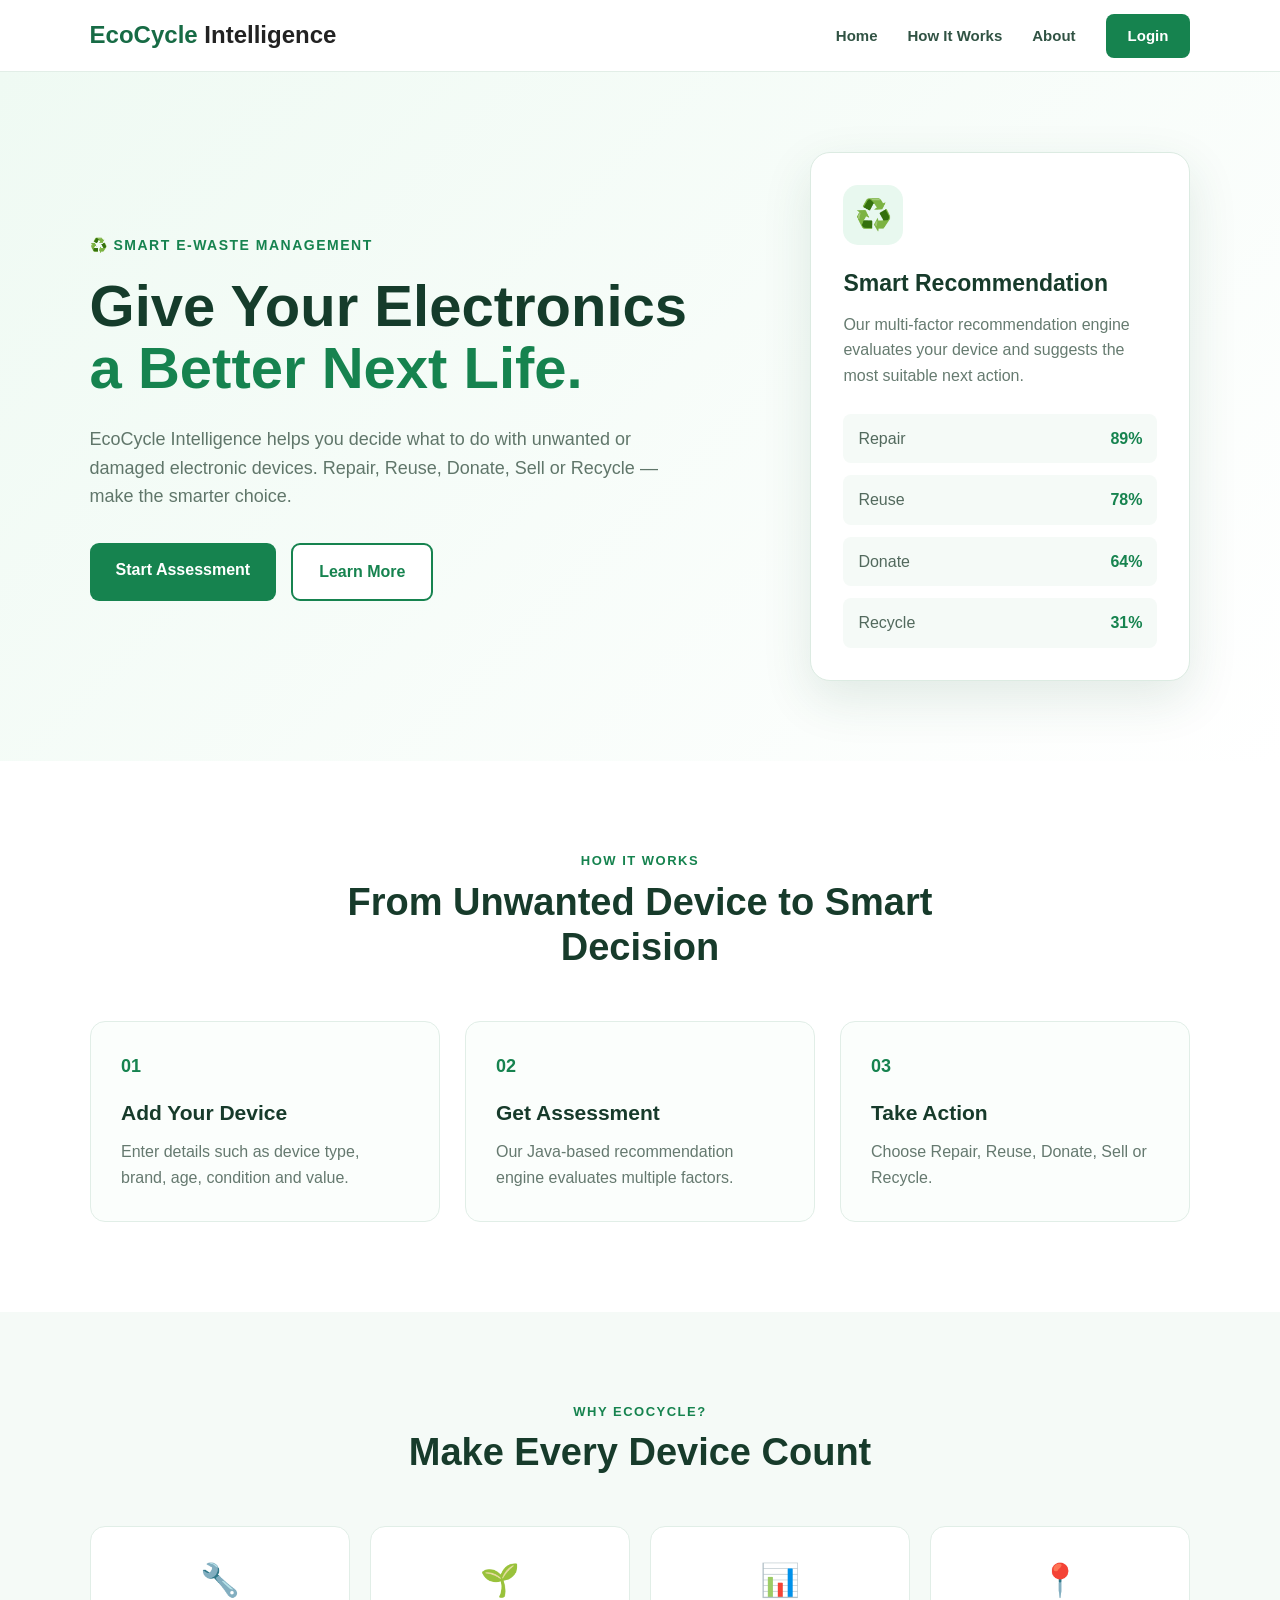
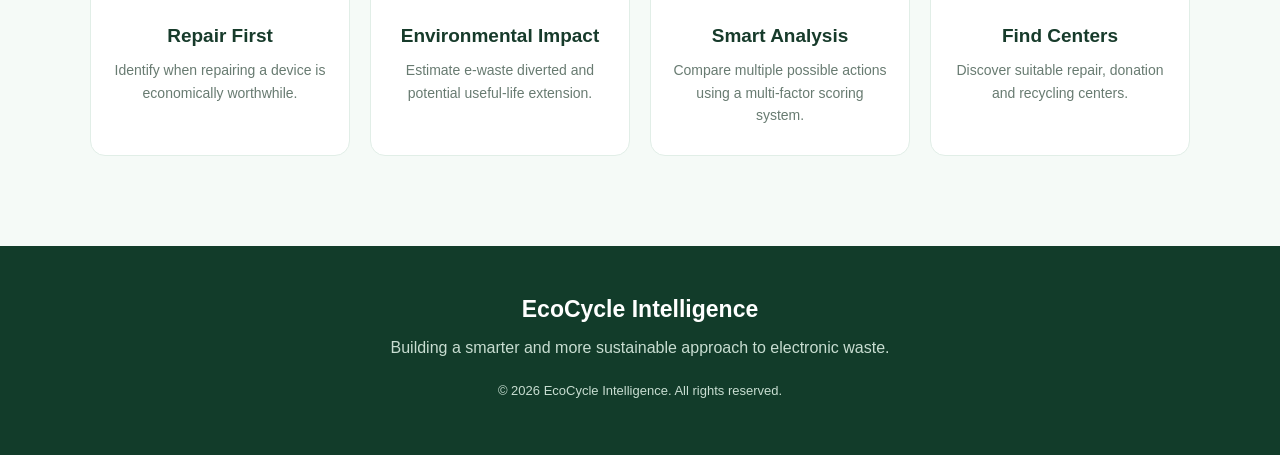
<file: index.html>
<!DOCTYPE html>
<html lang="en">

<head>
    <meta charset="UTF-8">

    <meta name="viewport"
          content="width=device-width, initial-scale=1.0">

    <title>EcoCycle Intelligence</title>

    <link rel="stylesheet" href="css/style.css">
</head>

<body>

    <!-- Navigation Bar -->
    <header class="navbar">

        <div class="logo">
            EcoCycle<span> Intelligence</span>
        </div>

        <nav>
            <a href="index.html">Home</a>
            <a href="#how-it-works">How It Works</a>
            <a href="#about">About</a>
            <a href="login.html" class="nav-login">Login</a>
        </nav>

    </header>


    <!-- Hero Section -->
    <section class="hero">

        <div class="hero-content">

            <p class="tagline">
                ♻️ SMART E-WASTE MANAGEMENT
            </p>

            <h1>
                Give Your Electronics
                <span>a Better Next Life.</span>
            </h1>

            <p class="hero-description">
                EcoCycle Intelligence helps you decide what to do
                with unwanted or damaged electronic devices.
                Repair, Reuse, Donate, Sell or Recycle —
                make the smarter choice.
            </p>

            <div class="hero-buttons">

                <a href="login.html" class="btn primary-btn">
                    Start Assessment
                </a>

                <a href="#how-it-works" class="btn secondary-btn">
                    Learn More
                </a>

            </div>

        </div>


        <div class="hero-card">

            <div class="card-icon">♻️</div>

            <h3>Smart Recommendation</h3>

            <p>
                Our multi-factor recommendation engine
                evaluates your device and suggests the
                most suitable next action.
            </p>

            <div class="recommendation-example">

                <div>
                    <span>Repair</span>
                    <strong>89%</strong>
                </div>

                <div>
                    <span>Reuse</span>
                    <strong>78%</strong>
                </div>

                <div>
                    <span>Donate</span>
                    <strong>64%</strong>
                </div>

                <div>
                    <span>Recycle</span>
                    <strong>31%</strong>
                </div>

            </div>

        </div>

    </section>


    <!-- How It Works -->
    <section class="how-it-works" id="how-it-works">

        <div class="section-heading">

            <p>HOW IT WORKS</p>

            <h2>
                From Unwanted Device
                to Smart Decision
            </h2>

        </div>


        <div class="steps">

            <div class="step-card">

                <div class="step-number">01</div>

                <h3>Add Your Device</h3>

                <p>
                    Enter details such as device type,
                    brand, age, condition and value.
                </p>

            </div>


            <div class="step-card">

                <div class="step-number">02</div>

                <h3>Get Assessment</h3>

                <p>
                    Our Java-based recommendation engine
                    evaluates multiple factors.
                </p>

            </div>


            <div class="step-card">

                <div class="step-number">03</div>

                <h3>Take Action</h3>

                <p>
                    Choose Repair, Reuse, Donate,
                    Sell or Recycle.
                </p>

            </div>

        </div>

    </section>


    <!-- Features -->
    <section class="features" id="about">

        <div class="section-heading">

            <p>WHY ECOCYCLE?</p>

            <h2>
                Make Every Device Count
            </h2>

        </div>


        <div class="feature-grid">

            <div class="feature-card">

                <div class="feature-icon">🔧</div>

                <h3>Repair First</h3>

                <p>
                    Identify when repairing a device
                    is economically worthwhile.
                </p>

            </div>


            <div class="feature-card">

                <div class="feature-icon">🌱</div>

                <h3>Environmental Impact</h3>

                <p>
                    Estimate e-waste diverted and
                    potential useful-life extension.
                </p>

            </div>


            <div class="feature-card">

                <div class="feature-icon">📊</div>

                <h3>Smart Analysis</h3>

                <p>
                    Compare multiple possible actions
                    using a multi-factor scoring system.
                </p>

            </div>


            <div class="feature-card">

                <div class="feature-icon">📍</div>

                <h3>Find Centers</h3>

                <p>
                    Discover suitable repair,
                    donation and recycling centers.
                </p>

            </div>

        </div>

    </section>


    <!-- Footer -->
    <footer>

        <div class="footer-logo">
            EcoCycle Intelligence
        </div>

        <p>
            Building a smarter and more sustainable
            approach to electronic waste.
        </p>

        <p class="copyright">
            © 2026 EcoCycle Intelligence. All rights reserved.
        </p>

    </footer>


</body>

</html>
</file>
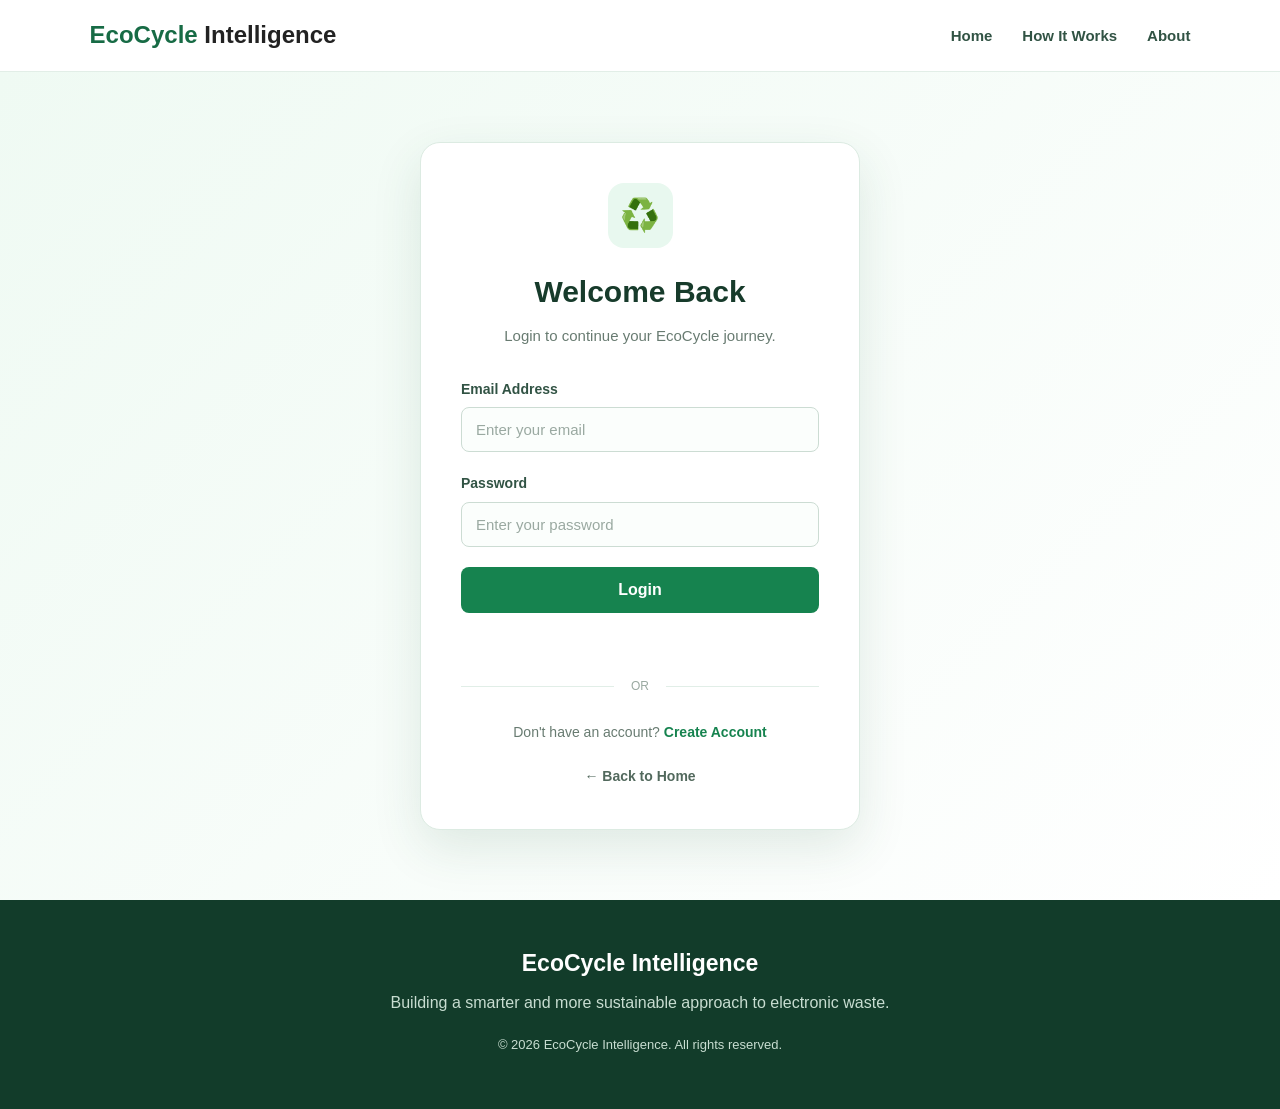
<file: admin.html>
<!DOCTYPE html>
<html lang="en">

<head>
    <meta charset="UTF-8">
    <meta name="viewport" content="width=device-width, initial-scale=1.0">

    <title>Admin Dashboard | EcoCycle Intelligence</title>

    <link rel="stylesheet" href="css/style.css">
</head>

<body class="dashboard-page">

<!-- =========================================
     NAVBAR
========================================= -->

<header class="navbar dashboard-navbar">

    <div class="logo">
        EcoCycle<span> Intelligence</span>
    </div>

    <nav>
        <a href="admin.html" class="active">Admin Dashboard</a>
        <a href="dashboard.html">User Dashboard</a>
        <a href="centers.html">Centers</a>
        <a href="#" id="logoutButton">Logout</a>
    </nav>

</header>


<!-- =========================================
     ADMIN DASHBOARD
========================================= -->

<main class="admin-container">

    <section class="admin-header">

        <p class="admin-label">
            ADMINISTRATION
        </p>

        <h1>
            EcoCycle Admin Dashboard
        </h1>

        <p>
            Monitor users, devices and the overall
            EcoCycle platform.
        </p>

    </section>


    <!-- =====================================
         STATISTICS
    ====================================== -->

    <section class="admin-stats">

        <div class="admin-stat-card">

            <div class="admin-stat-icon">
                👥
            </div>

            <div>
                <span>
                    Total Users
                </span>

                <strong id="totalUsers">
                    0
                </strong>
            </div>

        </div>


        <div class="admin-stat-card">

            <div class="admin-stat-icon">
                💻
            </div>

            <div>
                <span>
                    Devices Assessed
                </span>

                <strong id="totalDevices">
                    0
                </strong>
            </div>

        </div>


        <div class="admin-stat-card">

            <div class="admin-stat-icon">
                ♻️
            </div>

            <div>
                <span>
                    Recycled Devices
                </span>

                <strong id="recycledDevices">
                    0
                </strong>
            </div>

        </div>


        <div class="admin-stat-card">

            <div class="admin-stat-icon">
                🌱
            </div>

            <div>
                <span>
                    E-Waste Diverted
                </span>

                <strong id="totalWaste">
                    0 kg
                </strong>
            </div>

        </div>

    </section>


    <!-- =====================================
         RECOMMENDATION ANALYTICS
    ====================================== -->

    <section class="admin-section">

        <div class="admin-section-header">

            <div>
                <h2>
                    Recommendation Analytics
                </h2>

                <p>
                    Distribution of recommendations generated
                    by the EcoCycle decision engine.
                </p>
            </div>

        </div>


        <div class="admin-stats">

            <!-- REPAIR -->

            <div class="admin-stat-card">

                <div class="admin-stat-icon">
                    🔧
                </div>

                <div>
                    <span>
                        Repair
                    </span>

                    <strong id="repairCount">
                        0
                    </strong>
                </div>

            </div>


            <!-- REUSE -->

            <div class="admin-stat-card">

                <div class="admin-stat-icon">
                    🔄
                </div>

                <div>
                    <span>
                        Reuse
                    </span>

                    <strong id="reuseCount">
                        0
                    </strong>
                </div>

            </div>


            <!-- DONATE -->

            <div class="admin-stat-card">

                <div class="admin-stat-icon">
                    🤝
                </div>

                <div>
                    <span>
                        Donate
                    </span>

                    <strong id="donateCount">
                        0
                    </strong>
                </div>

            </div>


            <!-- SELL -->

            <div class="admin-stat-card">

                <div class="admin-stat-icon">
                    💰
                </div>

                <div>
                    <span>
                        Sell
                    </span>

                    <strong id="sellCount">
                        0
                    </strong>
                </div>

            </div>


            <!-- RECYCLE -->

            <div class="admin-stat-card">

                <div class="admin-stat-icon">
                    ♻️
                </div>

                <div>
                    <span>
                        Recycle
                    </span>

                    <strong id="recycleCount">
                        0
                    </strong>
                </div>

            </div>

        </div>

    </section>

<!-- =====================================
     RECOMMENDATION DISTRIBUTION
====================================== -->

<section class="admin-section">

    <div class="admin-section-header">

        <div>
            <h2>
                Recommendation Distribution
            </h2>

            <p>
                Overview of decisions generated by the
                EcoCycle recommendation engine.
            </p>
        </div>

    </div>


    <div class="recommendation-chart">

        <div class="chart-row">

            <div class="chart-label">
                🔧 Repair
            </div>

            <div class="chart-track">
                <div
                    id="repairBar"
                    class="chart-bar repair-bar"
                    style="width: 0%;">
                </div>
            </div>

            <strong id="repairChartCount">
                0
            </strong>

        </div>


        <div class="chart-row">

            <div class="chart-label">
                🔄 Reuse
            </div>

            <div class="chart-track">
                <div
                    id="reuseBar"
                    class="chart-bar reuse-bar"
                    style="width: 0%;">
                </div>
            </div>

            <strong id="reuseChartCount">
                0
            </strong>

        </div>


        <div class="chart-row">

            <div class="chart-label">
                🤝 Donate
            </div>

            <div class="chart-track">
                <div
                    id="donateBar"
                    class="chart-bar donate-bar"
                    style="width: 0%;">
                </div>
            </div>

            <strong id="donateChartCount">
                0
            </strong>

        </div>


        <div class="chart-row">

            <div class="chart-label">
                💰 Sell
            </div>

            <div class="chart-track">
                <div
                    id="sellBar"
                    class="chart-bar sell-bar"
                    style="width: 0%;">
                </div>
            </div>

            <strong id="sellChartCount">
                0
            </strong>

        </div>


        <div class="chart-row">

            <div class="chart-label">
                ♻️ Recycle
            </div>

            <div class="chart-track">
                <div
                    id="recycleBar"
                    class="chart-bar recycle-bar"
                    style="width: 0%;">
                </div>
            </div>

            <strong id="recycleChartCount">
                0
            </strong>

        </div>

    </div>

</section>
    <!-- =====================================
         USERS
    ====================================== -->

    <section class="admin-section">

        <div class="admin-section-header">

            <div>
                <h2>
                    Registered Users
                </h2>

                <p>
                    Users currently registered in EcoCycle.
                </p>
            </div>

        </div>


        <div
            id="usersLoading"
            class="admin-message">

            Loading users...

        </div>


        <div
            id="usersTableContainer"
            class="admin-table-container"
            style="display: none;">

            <table class="admin-table">

                <thead>

                    <tr>

                        <th>
                            ID
                        </th>

                        <th>
                            Name
                        </th>

                        <th>
                            Email
                        </th>

                        <th>
                            Phone
                        </th>

                        <th>
                            Role
                        </th>

                        <th>
                            Action
                        </th>

                    </tr>

                </thead>

                <tbody id="usersTableBody">

                </tbody>

            </table>

        </div>

    </section>


    <!-- =====================================
         DEVICES
    ====================================== -->

    <section class="admin-section">

        <div class="admin-section-header">

            <div>
                <h2>
                    Assessed Devices
                </h2>

                <p>
                    Devices submitted for assessment.
                </p>
            </div>

        </div>


        <div
            id="devicesLoading"
            class="admin-message">

            Loading devices...

        </div>


        <div
            id="devicesTableContainer"
            class="admin-table-container"
            style="display: none;">

            <table class="admin-table">

                <thead>

                    <tr>

                        <th>
                            ID
                        </th>

                        <th>
                            Device
                        </th>

                        <th>
                            Brand
                        </th>

                        <th>
                            Condition
                        </th>

                        <th>
                            User
                        </th>

                        <th>
                            Action
                        </th>

                    </tr>

                </thead>

                <tbody id="devicesTableBody">

                </tbody>

            </table>

        </div>

    </section>

</main>


<!-- =========================================
     FOOTER
========================================= -->

<footer>

    <div class="footer-logo">
        EcoCycle Intelligence
    </div>

    <p>
        Building a smarter and more sustainable
        approach to electronic waste.
    </p>

    <p class="copyright">
        © 2026 EcoCycle Intelligence.
        All rights reserved.
    </p>

</footer>


<script src="js/admin.js"></script>

</body>

</html>
</file>
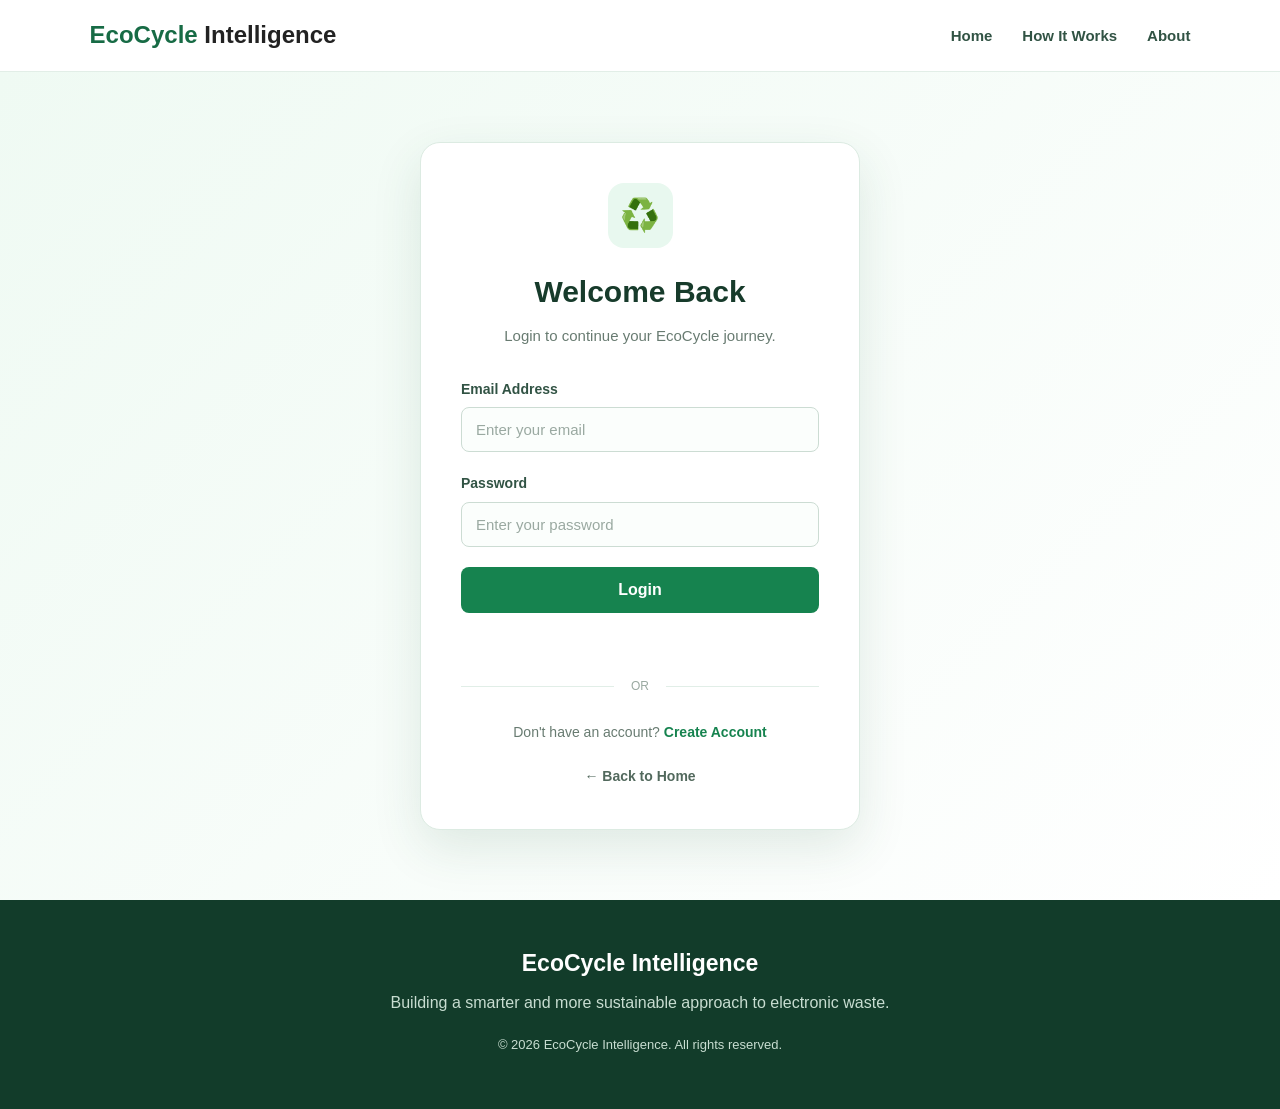
<file: assessment.html>
<!DOCTYPE html>
<html lang="en">
<head>
    <meta charset="UTF-8">
    <meta name="viewport" content="width=device-width, initial-scale=1.0">
    <title>Device Assessment | EcoCycle Intelligence</title>
    <link rel="stylesheet" href="css/style.css">
</head>

<body class="assessment-page">

<header class="navbar">
    <div class="logo">EcoCycle<span> Intelligence</span></div>
    <nav>
        <a href="dashboard.html">Dashboard</a>
        <a href="assessment.html">Assessment</a>
        <a href="history.html">History</a>
        <a href="centers.html">Centers</a>
        <button type="button" id="logoutButton" class="nav-logout">Logout</button>
    </nav>
</header>

<main class="assessment-container">

    <section class="assessment-header">
        <p class="assessment-label">ECOCYCLE DEVICE ASSESSMENT</p>
        <h1>Tell Us About Your Device</h1>
        <p>
            Describe your electronic device and the problem you noticed.
            You do not need technical knowledge to complete this assessment.
        </p>
    </section>

    <section class="assessment-card">
        <form id="assessmentForm">

            <!-- DEVICE INFORMATION -->
            <div class="form-section">
                <div class="form-section-title">
                    <span>📱</span>
                    <div>
                        <h2>Device Information</h2>
                        <p>Basic information about your electronic device.</p>
                    </div>
                </div>

                <div class="form-grid">
                    <div class="form-group">
                        <label for="deviceName">Device Name *</label>
                        <input
                            type="text"
                            id="deviceName"
                            name="deviceName"
                            placeholder="Example: Laptop"
                            required
                        >
                    </div>

                    <div class="form-group">
                        <label for="brand">Brand</label>
                        <input
                            type="text"
                            id="brand"
                            name="brand"
                            placeholder="Example: HP"
                        >
                    </div>

                    <div class="form-group">
                        <label for="model">Model (if known)</label>
                        <input
                            type="text"
                            id="model"
                            name="model"
                            placeholder="Example: Pavilion 15"
                        >
                    </div>

                    <div class="form-group">
                        <label for="categoryId">Device Category *</label>
                        <select id="categoryId" name="categoryId" required>
                            <option value="">Select Category</option>
                            <option value="1">Laptop</option>
                            <option value="2">Mobile Phone</option>
                            <option value="3">Desktop Computer</option>
                            <option value="4">Television</option>
                            <option value="5">Printer</option>
                            <option value="6">Camera</option>
                            <option value="7">Gaming Console</option>
                            <option value="8">Tablet</option>
                            <option value="9">Smartwatch</option>
                            <option value="10">Other Electronics</option>
                        </select>
                    </div>
                </div>
            </div>

            <!-- DEVICE CONDITION -->
            <div class="form-section">
                <div class="form-section-title">
                    <span>🔧</span>
                    <div>
                        <h2>Device Condition</h2>
                        <p>Select what you observe. Do not guess the internal fault.</p>
                    </div>
                </div>

                <div class="form-grid">
                    <div class="form-group">
                        <label for="ageYears">Device Age (Years)</label>
                        <input
                            type="number"
                            id="ageYears"
                            name="ageYears"
                            min="0"
                            max="50"
                            step="0.1"
                            placeholder="Leave blank if unknown"
                        >
                        <small>Optional. Enter an approximate age if known.</small>
                    </div>

                    <div class="form-group">
                        <label for="condition">Overall Condition *</label>
                        <select id="condition" name="condition" required>
                            <option value="">Select Condition</option>
                            <option value="EXCELLENT">Excellent</option>
                            <option value="GOOD">Good</option>
                            <option value="FAIR">Fair</option>
                            <option value="POOR">Poor</option>
                            <option value="DAMAGED">Damaged</option>
                            <option value="NOT_WORKING">Not working</option>
                            <option value="UNKNOWN">Not sure</option>
                        </select>
                    </div>git status

                    <div class="form-group">
                        <label for="expectedRemainingLife">
                            Expected Remaining Life (Years)
                        </label>
                        <input
                            type="number"
                            id="expectedRemainingLife"
                            name="expectedRemainingLife"
                            min="0"
                            max="30"
                            step="0.5"
                            placeholder="Leave blank if unknown"
                        >
                        <small>Optional. Leave blank if you cannot estimate it.</small>
                    </div>
                </div>
            </div>

            <!-- USER DESCRIPTION -->
            <div class="form-section">
                <div class="form-section-title">
                    <span>📝</span>
                    <div>
                        <h2>Describe Your Device's Problem</h2>
                        <p>Explain the issue in your own words.</p>
                    </div>
                </div>

                <div class="form-group">
                    <label for="problemDescription">
                        What happened to your device?
                    </label>
                    <textarea
                        id="problemDescription"
                        name="problemDescription"
                        rows="5"
                        maxlength="2000"
                        placeholder="Example: My laptop is about one year old. It suddenly stopped working and will not turn on. There is no visible external damage. I do not know the internal fault."
                    ></textarea>
                    <small>
                        Include symptoms, when the problem started, and visible damage.
                        You can say you do not know the exact fault.
                    </small>
                </div>
            </div>

            <!-- VALUE AND REPAIR INFORMATION -->
            <div class="form-section">
                <div class="form-section-title">
                    <span>💰</span>
                    <div>
                        <h2>Value &amp; Repair Information</h2>
                        <p>Enter values only when you know them.</p>
                    </div>
                </div>

                <div class="form-grid">
                    <div class="form-group">
                        <label for="purchasePrice">Original Purchase Price (₹)</label>
                        <input
                            type="number"
                            id="purchasePrice"
                            name="purchasePrice"
                            min="0"
                            step="0.01"
                            placeholder="Leave blank if unknown"
                        >
                        <small>Optional. Enter the original price if you know it.</small>
                    </div>

                    <div class="form-group">
                        <label for="currentValue">Current Estimated Value (₹)</label>
                        <input
                            type="number"
                            id="currentValue"
                            name="currentValue"
                            min="0"
                            step="0.01"
                            placeholder="Leave blank if unknown"
                        >
                        <small>Optional. Do not guess the current market value.</small>
                    </div>

                    <div class="form-group">
                        <label for="repairCost">Estimated Repair Cost (₹)</label>
                        <input
                            type="number"
                            id="repairCost"
                            name="repairCost"
                            min="0"
                            step="0.01"
                            placeholder="Leave blank if unknown"
                        >
                        <small>
                            Optional. If the fault is unknown, get a diagnosis
                            and quotation from a technician.
                        </small>
                    </div>
                </div>
            </div>

            <!-- INFORMATION NOTE -->
            <div class="assessment-note">
                <span>💡</span>
                <div>
                    <strong>How does EcoCycle decide?</strong>
                    <p>
                        EcoCycle considers device information, condition, age,
                        your description, and available cost information.
                        If the fault or repair cost is unknown, the system
                        should recommend diagnosis rather than inventing a price
                        or confirmed technical fault.
                    </p>
                </div>
            </div>

            <div
                id="assessmentMessage"
                class="assessment-message"
                role="status"
                aria-live="polite"
            ></div>

            <div class="assessment-submit">
                <button
                    type="submit"
                    id="assessmentButton"
                    class="assessment-button"
                >
                    Analyze My Device →
                </button>
            </div>

        </form>
    </section>
</main>

<footer>
    <div class="footer-logo">EcoCycle Intelligence</div>
    <p>Building a smarter and more sustainable approach to electronic waste.</p>
    <p class="copyright">© 2026 EcoCycle Intelligence. All rights reserved.</p>
</footer>

<script src="js/assessment.js"></script>
</body>
</html>
</file>
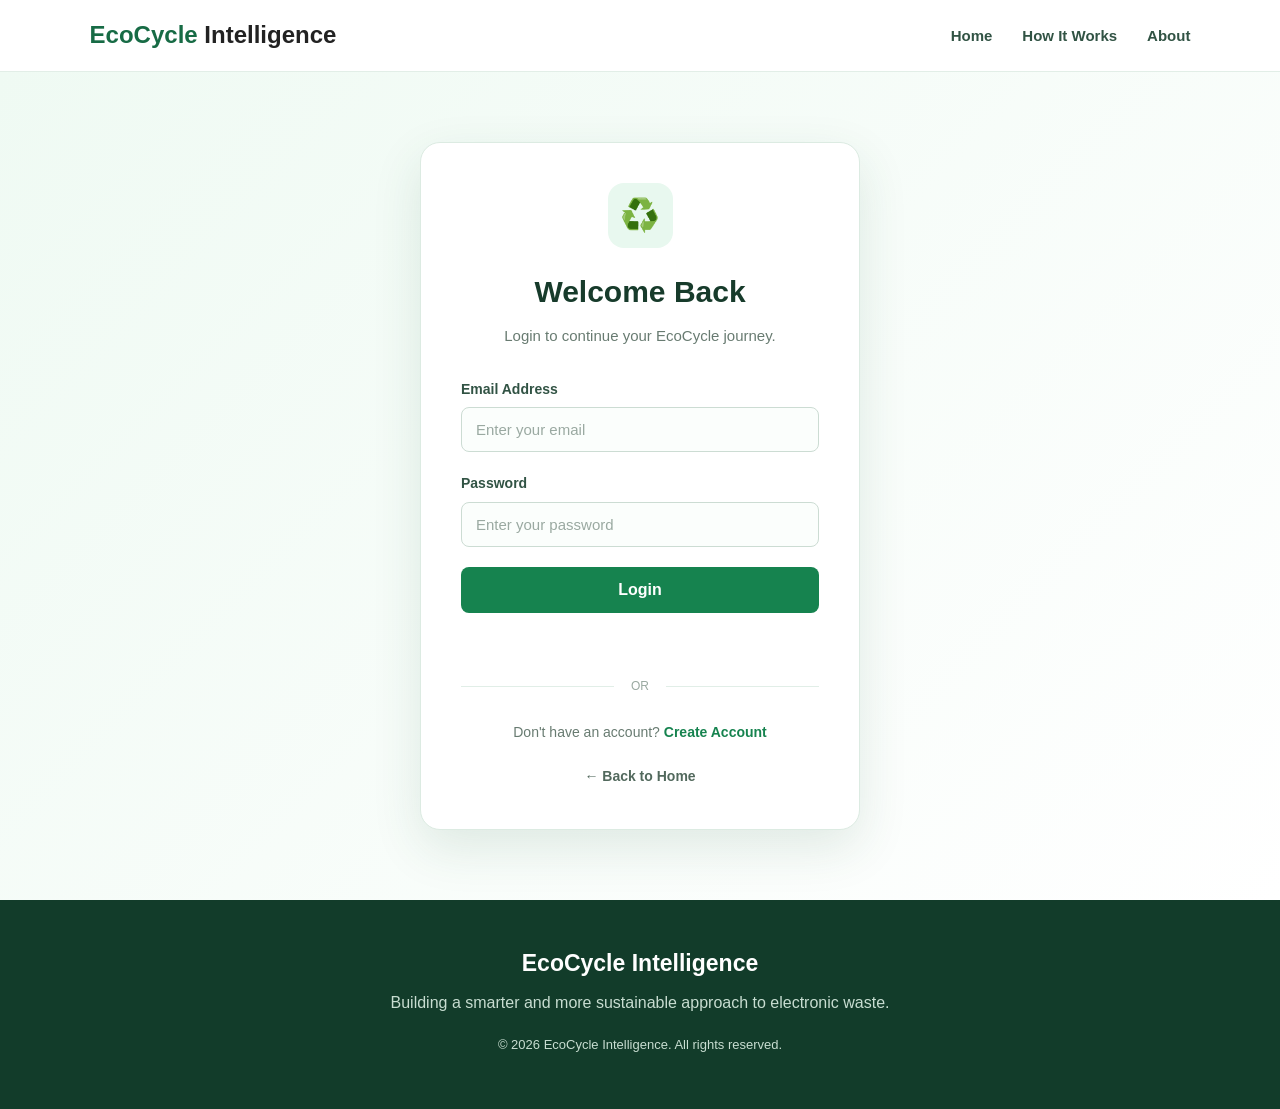
<file: centers.html>
<!DOCTYPE html>
<html lang="en">

<head>
    <meta charset="UTF-8">
    <meta name="viewport" content="width=device-width, initial-scale=1.0">

    <title>Eco Centers | EcoCycle Intelligence</title>

    <link rel="stylesheet" href="css/style.css">
</head>

<body class="dashboard-page">

<!-- =========================================
     NAVBAR
========================================= -->

<header class="navbar dashboard-navbar">

    <div class="logo">
        EcoCycle<span> Intelligence</span>
    </div>

    <nav>
        <a href="dashboard.html">Dashboard</a>
        <a href="assessment.html">Assessment</a>
        <a href="history.html">History</a>
        <a href="centers.html" class="active">Centers</a>
        <a href="#" id="logoutButton">Logout</a>
    </nav>

</header>


<!-- =========================================
     CENTERS PAGE
========================================= -->

<main class="centers-container">

    <section class="centers-header">

        <p class="centers-label">
            ECO SUPPORT NETWORK
        </p>

        <h1>
            Find the Right Center
        </h1>

        <p>
            Find repair, recycling and donation centers
            that can help give your electronics a better
            next life.
        </p>

    </section>


    <!-- =====================================
         FILTERS
    ====================================== -->

    <section class="center-filters">

        <div class="filter-group">

            <label for="centerType">
                Center Type
            </label>

            <select id="centerType">

                <option value="ALL">
                    All Centers
                </option>

                <option value="REPAIR">
                    Repair
                </option>

                <option value="RECYCLING">
                    Recycling
                </option>

                <option value="DONATION">
                    Donation
                </option>

            </select>

        </div>


        <div class="filter-group">

            <label for="centerCity">
                City
            </label>

            <input
                type="text"
                id="centerCity"
                placeholder="Enter city"
            >

        </div>


        <button
            type="button"
            id="searchCentersButton"
            class="primary-action-button">

            Search Centers

        </button>

    </section>


    <!-- =====================================
         LOADING
    ====================================== -->

    <div
        id="centersLoading"
        class="centers-message">

        Loading centers...

    </div>


    <!-- =====================================
         EMPTY
    ====================================== -->

    <div
        id="centersEmpty"
        class="centers-message"
        style="display: none;">

        <div class="empty-icon">
            📍
        </div>

        <h3>
            No Centers Found
        </h3>

        <p>
            Try changing your center type or city.
        </p>

    </div>


    <!-- =====================================
         CENTER LIST
    ====================================== -->

    <section
        id="centersList"
        class="centers-grid"
        style="display: none;">

    </section>

</main>


<!-- =========================================
     FOOTER
========================================= -->

<footer>

    <div class="footer-logo">
        EcoCycle Intelligence
    </div>

    <p>
        Building a smarter and more sustainable
        approach to electronic waste.
    </p>

    <p class="copyright">
        © 2026 EcoCycle Intelligence.
        All rights reserved.
    </p>

</footer>


<script src="js/centers.js"></script>

</body>

</html>
</file>
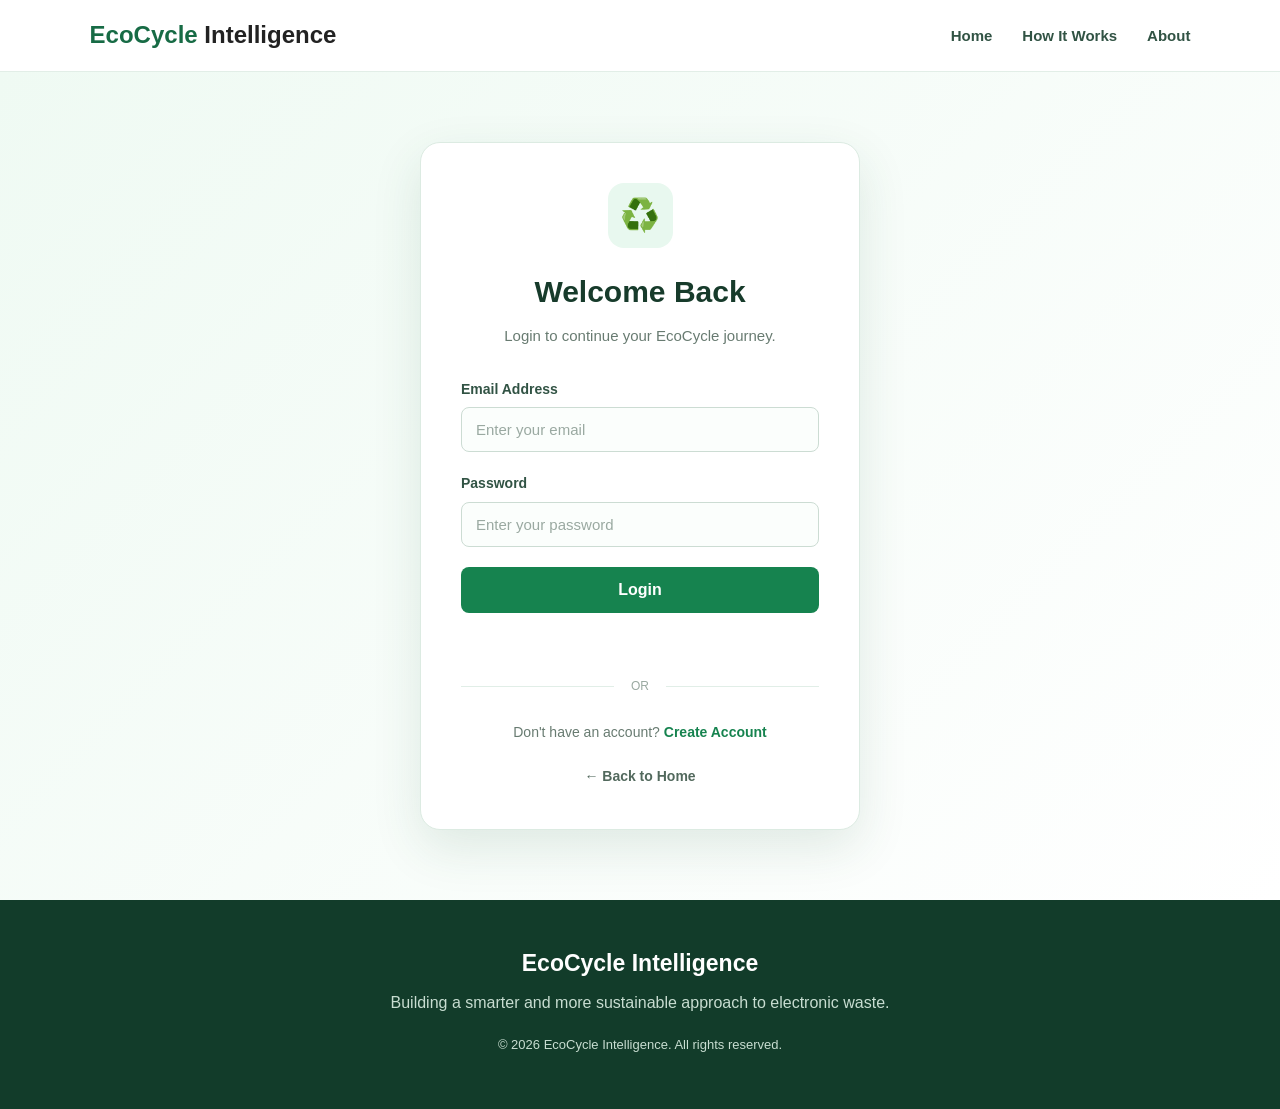
<file: dashboard.html>
<!DOCTYPE html>
<html lang="en">

<head>
    <meta charset="UTF-8">

    <meta name="viewport"
          content="width=device-width, initial-scale=1.0">

    <title>Dashboard | EcoCycle Intelligence</title>

    <link rel="stylesheet" href="css/style.css">
</head>

<body class="dashboard-page">

    <!-- Navigation -->
    <header class="navbar">

        <div class="logo">
            EcoCycle<span> Intelligence</span>
        </div>

        <nav>
            <a href="dashboard.html">Dashboard</a>
            <a href="assessment.html">Assessment</a>
            <a href="history.html">History</a>
            <a href="centers.html">Centers</a>
            <button id="logoutButton" class="nav-logout">
                Logout
            </button>
        </nav>

    </header>


    <!-- Dashboard -->
    <main class="dashboard-container">

        <!-- Welcome -->
        <section class="dashboard-welcome">

            <div>

                <p class="dashboard-label">
                    ECOCYCLE DASHBOARD
                </p>

                <h1>
                    Welcome,
                    <span id="userName">User</span> 👋
                </h1>

                <p>
                    Make smarter decisions for your electronic devices
                    and help reduce e-waste.
                </p>

            </div>

            <a href="assessment.html"
               class="dashboard-primary-button">
                + Assess a Device
            </a>

        </section>


        <!-- Statistics -->
        <section class="dashboard-stats">

            <div class="stat-card">

                <div class="stat-icon">
                    📱
                </div>

                <div>
                    <p>Devices Assessed</p>
                    <h2 id="deviceCount">0</h2>
                </div>

            </div>


            <div class="stat-card">

                <div class="stat-icon">
                    ♻️
                </div>

                <div>
                    <p>Devices Recycled</p>
                    <h2 id="recycledCount">0</h2>
                </div>

            </div>


            <div class="stat-card">

                <div class="stat-icon">
                    🌱
                </div>

                <div>
                    <p>E-Waste Diverted</p>
                    <h2 id="wasteDiverted">0 kg</h2>
                </div>

            </div>


            <div class="stat-card">

                <div class="stat-icon">
                    ⚡
                </div>

                <div>
                    <p>Actions Completed</p>
                    <h2 id="actionCount">0</h2>
                </div>

            </div>

        </section>


        <!-- Main Dashboard Grid -->
        <section class="dashboard-grid">


            <!-- Quick Assessment -->
            <div class="dashboard-card assessment-card">

                <div class="dashboard-card-header">

                    <div>
                        <p class="card-label">
                            SMART ASSESSMENT
                        </p>

                        <h2>
                            What should you do
                            with your device?
                        </h2>
                    </div>

                    <span class="large-icon">
                        🔍
                    </span>

                </div>

                <p>
                    Tell us about your electronic device.
                    EcoCycle will evaluate its condition,
                    value, repair cost and remaining useful life.
                </p>

                <a href="assessment.html"
                   class="card-button">
                    Start Assessment →
                </a>

            </div>


            <!-- Recent Activity -->
            <div class="dashboard-card">

                <div class="dashboard-card-header">

                    <div>
                        <p class="card-label">
                            RECENT ACTIVITY
                        </p>

                        <h2>
                            Your Latest Assessments
                        </h2>
                    </div>

                </div>

                <div id="recentActivity"
                     class="empty-activity">

                    <div class="empty-icon">
                        📋
                    </div>

                    <p>
                        No assessments yet.
                    </p>

                    <span>
                        Your assessment history will appear here.
                    </span>

                </div>

            </div>

        </section>


        <!-- Recommended Actions -->
        <section class="dashboard-card recommended-section">

            <div class="dashboard-card-header">

                <div>

                    <p class="card-label">
                        ECOCYCLE ACTIONS
                    </p>

                    <h2>
                        Give Your Electronics a Better Next Life
                    </h2>

                </div>

            </div>


            <div class="action-grid">

                <div class="action-item">

                    <span>🔧</span>

                    <div>
                        <h3>Repair</h3>
                        <p>
                            Extend the useful life of a device.
                        </p>
                    </div>

                </div>


                <div class="action-item">

                    <span>🔄</span>

                    <div>
                        <h3>Reuse</h3>
                        <p>
                            Continue using the device in another way.
                        </p>
                    </div>

                </div>


                <div class="action-item">

                    <span>🤝</span>

                    <div>
                        <h3>Donate</h3>
                        <p>
                            Give usable electronics to someone who needs them.
                        </p>
                    </div>

                </div>


                <div class="action-item">

                    <span>💰</span>

                    <div>
                        <h3>Sell</h3>
                        <p>
                            Recover value from a usable device.
                        </p>
                    </div>

                </div>


                <div class="action-item">

                    <span>♻️</span>

                    <div>
                        <h3>Recycle</h3>
                        <p>
                            Responsibly recover materials from electronics.
                        </p>
                    </div>

                </div>

            </div>

        </section>

    </main>


    <!-- Footer -->
    <footer>

        <div class="footer-logo">
            EcoCycle Intelligence
        </div>

        <p>
            Building a smarter and more sustainable
            approach to electronic waste.
        </p>

        <p class="copyright">
            © 2026 EcoCycle Intelligence. All rights reserved.
        </p>

    </footer>


    <script src="js/dashboard.js"></script>

</body>

</html>
</file>
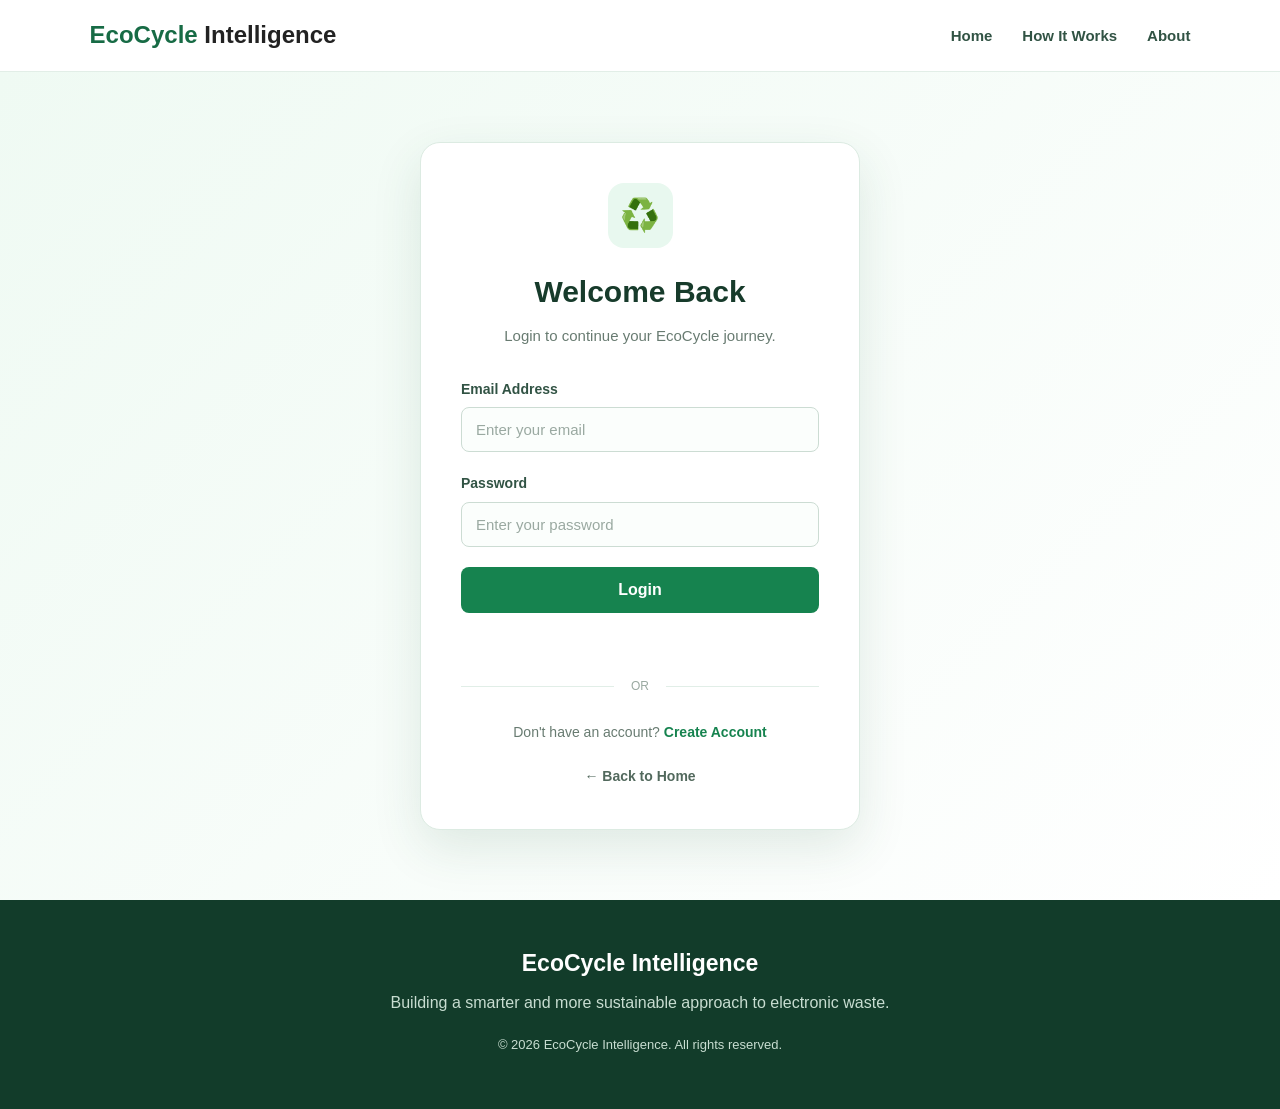
<file: history.html>
<!DOCTYPE html>
<html lang="en">

<head>
    <meta charset="UTF-8">
    <meta name="viewport" content="width=device-width, initial-scale=1.0">

    <title>Assessment History | EcoCycle Intelligence</title>

    <link rel="stylesheet" href="css/style.css">
</head>

<body class="dashboard-page">

<!-- =========================================
     NAVBAR
========================================= -->

<header class="navbar dashboard-navbar">

    <div class="logo">
        EcoCycle<span> Intelligence</span>
    </div>

    <nav>
        <a href="dashboard.html">Dashboard</a>
        <a href="assessment.html">Assessment</a>
        <a href="history.html" class="active">History</a>
        <a href="centers.html">Centers</a>
        <a href="#" id="logoutButton">Logout</a>
    </nav>

</header>


<!-- =========================================
     HISTORY PAGE
========================================= -->

<main class="history-container">

    <section class="history-header">

        <p class="history-label">
            DEVICE HISTORY
        </p>

        <h1>
            Your Assessment History
        </h1>

        <p>
            Review the electronic devices you have assessed
            and the recommendations provided by EcoCycle.
        </p>

    </section>


    <!-- =====================================
         HISTORY CONTENT
    ====================================== -->

    <section class="history-card">

        <div class="history-card-header">

            <div>
                <h2>Previous Assessments</h2>

                <p>
                    Your recent device assessments are shown below.
                </p>
            </div>

            <a href="assessment.html"
               class="primary-action-button">
                + New Assessment
            </a>

        </div>


        <!-- Loading -->

        <div id="historyLoading"
             class="history-message">

            Loading your assessment history...

        </div>


        <!-- Empty -->

        <div id="historyEmpty"
             class="history-message"
             style="display: none;">

            <div class="empty-icon">📋</div>

            <h3>
                No Assessments Yet
            </h3>

            <p>
                You haven't assessed any electronic devices yet.
            </p>

            <a href="assessment.html"
               class="primary-action-button">
                Start Your First Assessment
            </a>

        </div>


        <!-- Assessment List -->

        <div id="historyList"
             class="history-list"
             style="display: none;">

        </div>

    </section>

</main>


<!-- =========================================
     FOOTER
========================================= -->

<footer>

    <div class="footer-logo">
        EcoCycle Intelligence
    </div>

    <p>
        Building a smarter and more sustainable
        approach to electronic waste.
    </p>

    <p class="copyright">
        © 2026 EcoCycle Intelligence.
        All rights reserved.
    </p>

</footer>


<script src="js/history.js"></script>

</body>

</html>
</file>
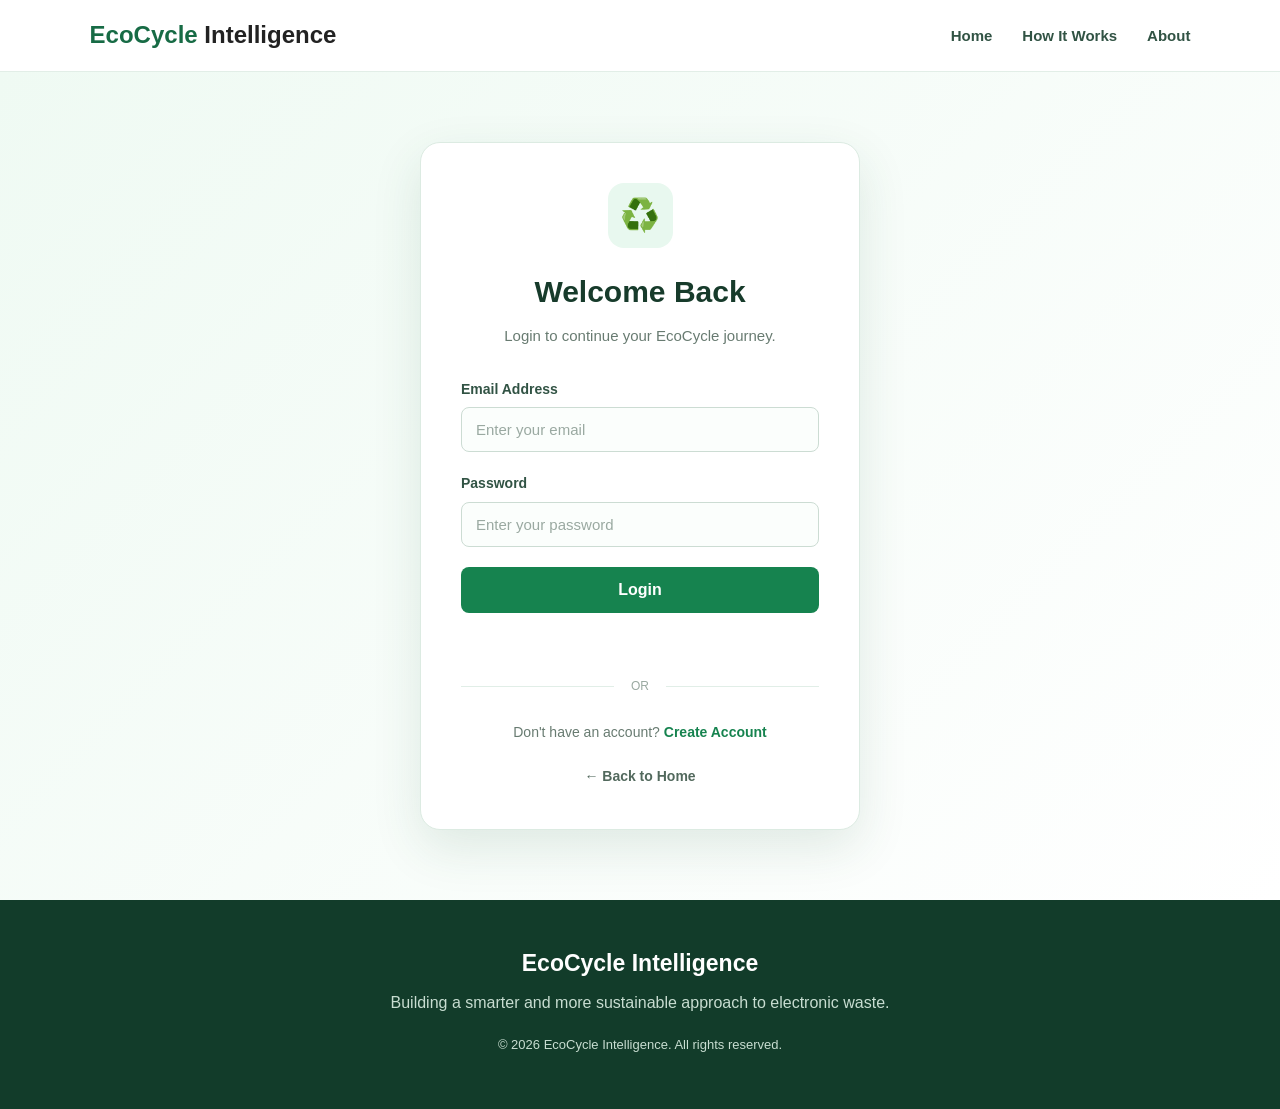
<file: login.html>
<!DOCTYPE html>
<html lang="en">

<head>
    <meta charset="UTF-8">

    <meta name="viewport"
          content="width=device-width, initial-scale=1.0">

    <title>Login | EcoCycle Intelligence</title>

    <link rel="stylesheet" href="css/style.css">
</head>

<body class="auth-page">

    <!-- Navigation -->
    <header class="navbar">

        <div class="logo">
            EcoCycle<span> Intelligence</span>
        </div>

        <nav>
            <a href="index.html">Home</a>
            <a href="index.html#how-it-works">How It Works</a>
            <a href="index.html#about">About</a>
        </nav>

    </header>


    <!-- Login Section -->
    <main class="auth-container">

        <div class="auth-card">

            <div class="auth-icon">
                ♻️
            </div>

            <h1>Welcome Back</h1>

            <p class="auth-subtitle">
                Login to continue your EcoCycle journey.
            </p>


            <!-- Login Form -->
            <form id="loginForm">

                <div class="form-group">

                    <label for="email">
                        Email Address
                    </label>

                    <input
                        type="email"
                        id="email"
                        name="email"
                        placeholder="Enter your email"
                        required
                    >

                </div>


                <div class="form-group">

                    <label for="password">
                        Password
                    </label>

                    <input
                        type="password"
                        id="password"
                        name="password"
                        placeholder="Enter your password"
                        required
                    >

                </div>


                <button
                    type="submit"
                    class="auth-button"
                >
                    Login
                </button>

            </form>


            <!-- Message -->
            <div
                id="loginMessage"
                class="auth-message">
            </div>


            <div class="auth-divider">
                <span>OR</span>
            </div>


            <p class="register-text">
                Don't have an account?
                <a href="register.html">
                    Create Account
                </a>
            </p>


            <a
                href="index.html"
                class="back-home">
                ← Back to Home
            </a>

        </div>

    </main>


    <footer>

        <div class="footer-logo">
            EcoCycle Intelligence
        </div>

        <p>
            Building a smarter and more sustainable
            approach to electronic waste.
        </p>

        <p class="copyright">
            © 2026 EcoCycle Intelligence. All rights reserved.
        </p>

    </footer>


    <script src="js/auth.js"></script>

</body>

</html>
</file>
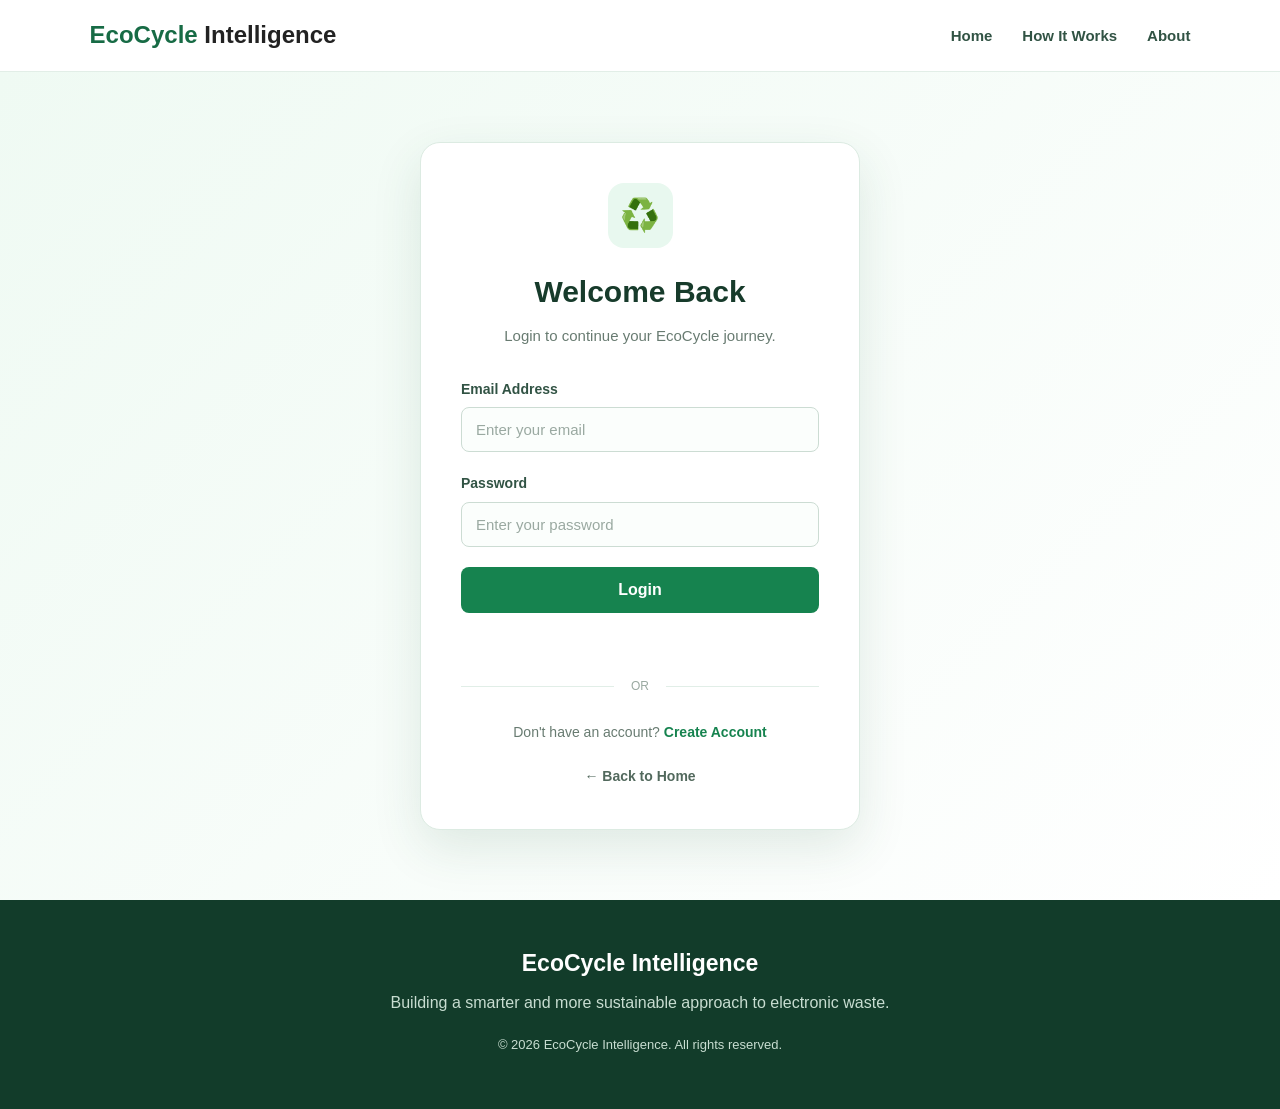
<file: recommendation.html>
<!DOCTYPE html>
<html lang="en">

<head>
    <meta charset="UTF-8">
    <meta name="viewport" content="width=device-width, initial-scale=1.0">

    <title>Recommendation | EcoCycle Intelligence</title>

    <link rel="stylesheet" href="css/style.css">
</head>

<body class="recommendation-page">

<header class="navbar">

    <div class="logo">
        EcoCycle<span> Intelligence</span>
    </div>

    <nav>
        <a href="dashboard.html">Dashboard</a>
        <a href="assessment.html">Assessment</a>
        <a href="history.html">History</a>
        <a href="centers.html">Centers</a>

        <button id="logoutButton" class="nav-logout">
            Logout
        </button>
    </nav>

</header>


<main class="recommendation-container">

    <!-- PAGE HEADER -->

    <section class="recommendation-header">

        <p class="recommendation-label">
            ECOCYCLE SMART ANALYSIS
        </p>

        <h1>
            Your Device Recommendation
        </h1>

        <p>
            Based on the information you provided,
            EcoCycle has analyzed your device and selected
            the most suitable next step.
        </p>

    </section>


    <!-- RESULT CARD -->

    <section class="recommendation-result-card">

        <div class="result-icon" id="resultIcon">
            ♻️
        </div>

        <p class="result-label">
            RECOMMENDED ACTION
        </p>

        <h2 id="recommendationTitle">
            Analyzing...
        </h2>

        <p id="recommendationReason" class="recommendation-reason">
            Please wait while we load your recommendation.
        </p>

    </section>


    <!-- SCORE SECTION -->

    <section class="recommendation-card">

        <div class="recommendation-card-header">

            <div>
                <p class="card-label">
                    DECISION ANALYSIS
                </p>

                <h2>
                    Recommendation Scores
                </h2>
            </div>

            <span class="large-icon">
                📊
            </span>

        </div>


        <div class="score-list">

            <div class="score-row">

                <div class="score-name">
                    🔧 Repair
                </div>

                <div class="score-bar">
                    <div
                        id="repairScoreBar"
                        class="score-fill">
                    </div>
                </div>

                <span id="repairScore">
                    0
                </span>

            </div>


            <div class="score-row">

                <div class="score-name">
                    🔄 Reuse
                </div>

                <div class="score-bar">
                    <div
                        id="reuseScoreBar"
                        class="score-fill">
                    </div>
                </div>

                <span id="reuseScore">
                    0
                </span>

            </div>


            <div class="score-row">

                <div class="score-name">
                    🤝 Donate
                </div>

                <div class="score-bar">
                    <div
                        id="donateScoreBar"
                        class="score-fill">
                    </div>
                </div>

                <span id="donateScore">
                    0
                </span>

            </div>


            <div class="score-row">

                <div class="score-name">
                    💰 Sell
                </div>

                <div class="score-bar">
                    <div
                        id="sellScoreBar"
                        class="score-fill">
                    </div>
                </div>

                <span id="sellScore">
                    0
                </span>

            </div>


            <div class="score-row">

                <div class="score-name">
                    ♻️ Recycle
                </div>

                <div class="score-bar">
                    <div
                        id="recycleScoreBar"
                        class="score-fill">
                    </div>
                </div>

                <span id="recycleScore">
                    0
                </span>

            </div>

        </div>

    </section>


    <!-- ENVIRONMENTAL IMPACT -->

    <section class="recommendation-card">

        <div class="recommendation-card-header">

            <div>
                <p class="card-label">
                    ENVIRONMENTAL IMPACT
                </p>

                <h2>
                    Your Positive Impact
                </h2>
            </div>

            <span class="large-icon">
                🌱
            </span>

        </div>


        <div class="impact-grid">

            <div class="impact-item">

                <span class="impact-icon">
                    ♻️
                </span>

                <div>
                    <h3 id="wasteImpact">
                        0 kg
                    </h3>

                    <p>
                        Estimated E-Waste Impact
                    </p>
                </div>

            </div>


            <div class="impact-item">

                <span class="impact-icon">
                    🌱
                </span>

                <div>
                    <h3 id="lifeExtension">
                        0 years
                    </h3>

                    <p>
                        Estimated Useful-Life Extension
                    </p>
                </div>

            </div>

        </div>

    </section>


    <!-- ACTION BUTTONS -->

    <section class="recommendation-actions">

        <a
            href="assessment.html"
            class="secondary-action-button">

            ← Assess Another Device

        </a>


        <a
            href="dashboard.html"
            class="primary-action-button">

            Go to Dashboard →

        </a>

    </section>

</main>


<footer>

    <div class="footer-logo">
        EcoCycle Intelligence
    </div>

    <p>
        Building a smarter and more sustainable approach
        to electronic waste.
    </p>

    <p class="copyright">
        © 2026 EcoCycle Intelligence.
        All rights reserved.
    </p>

</footer>


<script src="js/recommendation.js"></script>

</body>
</html>
</file>
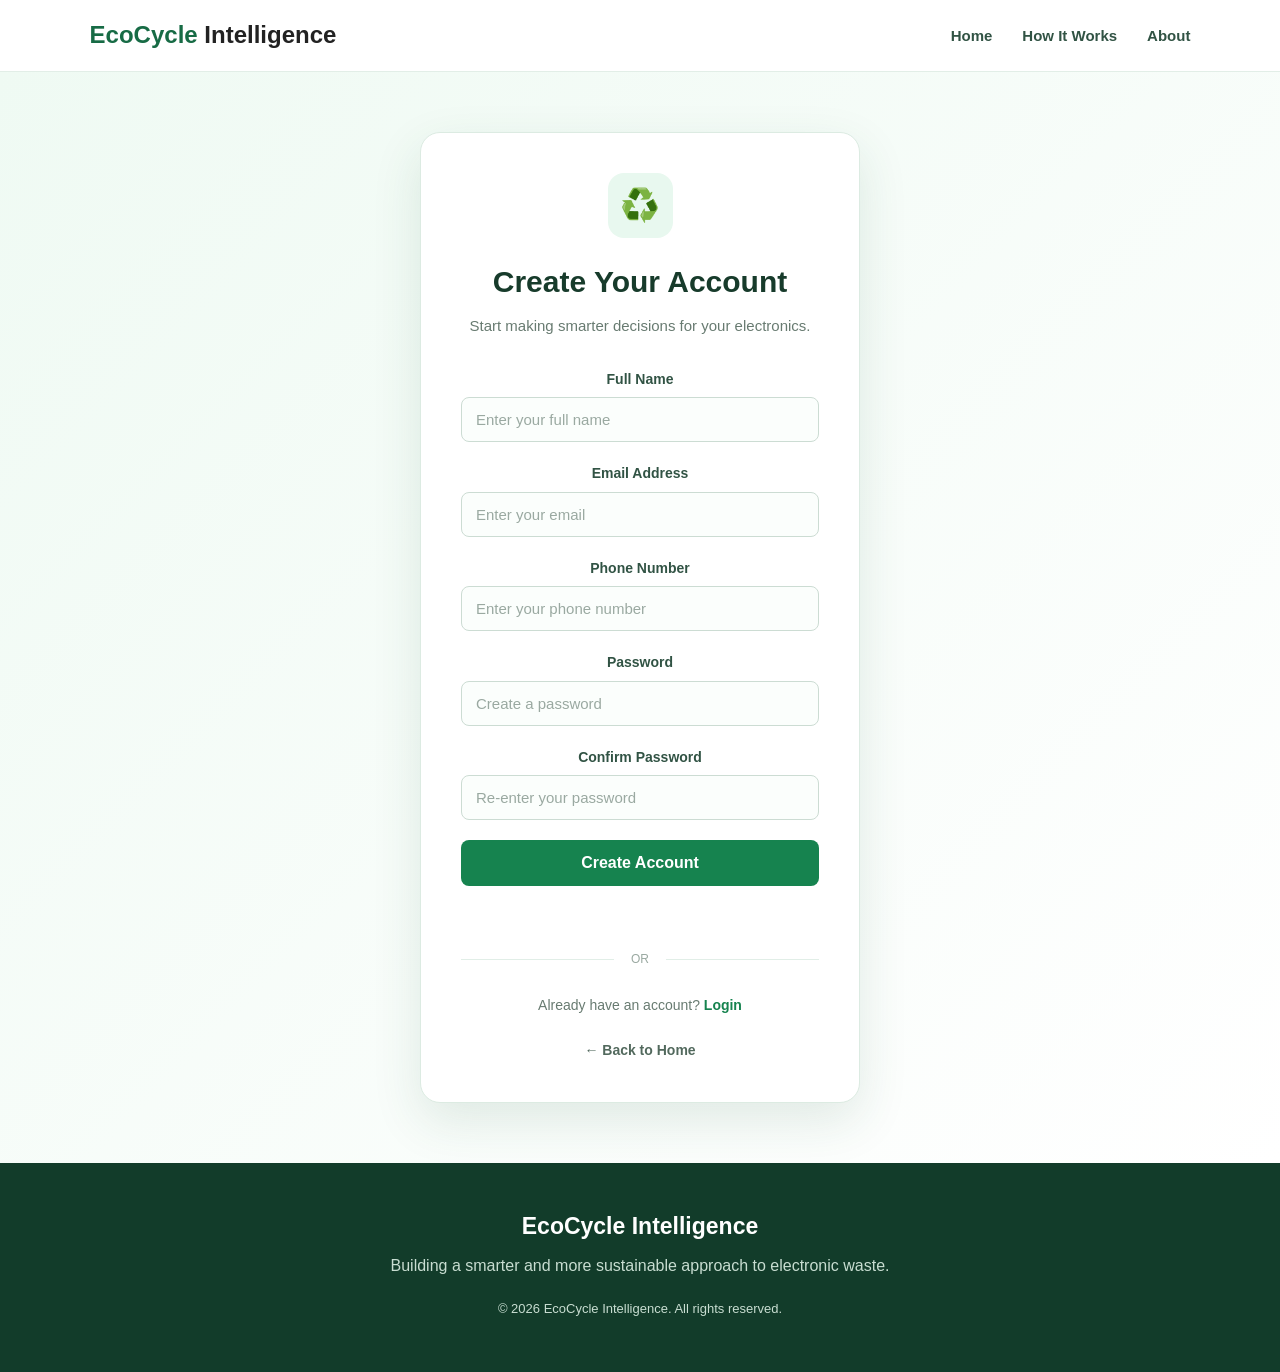
<file: register.html>
<!DOCTYPE html>
<html lang="en">

<head>
    <meta charset="UTF-8">
    <meta name="viewport" content="width=device-width, initial-scale=1.0">

    <title>Create Account | EcoCycle Intelligence</title>

    <link rel="stylesheet" href="css/style.css">
</head>

<body class="auth-page">

<!-- =========================================
     NAVBAR
========================================= -->

<header class="navbar">

    <div class="logo">
        EcoCycle<span> Intelligence</span>
    </div>

    <nav>
        <a href="index.html">Home</a>
        <a href="index.html#how-it-works">How It Works</a>
        <a href="index.html#about">About</a>
    </nav>

</header>


<!-- =========================================
     REGISTER
========================================= -->

<main class="auth-container">

    <div class="auth-card">

        <div class="auth-icon">
            ♻️
        </div>

        <h1>
            Create Your Account
        </h1>

        <p class="auth-subtitle">
            Start making smarter decisions for your electronics.
        </p>


        <form id="registerForm">

            <!-- Name -->

            <div class="form-group">

                <label for="name">
                    Full Name
                </label>

                <input
                    type="text"
                    id="name"
                    name="name"
                    placeholder="Enter your full name"
                    required
                >

            </div>


            <!-- Email -->

            <div class="form-group">

                <label for="email">
                    Email Address
                </label>

                <input
                    type="email"
                    id="email"
                    name="email"
                    placeholder="Enter your email"
                    required
                >

            </div>


            <!-- Phone -->

            <div class="form-group">

                <label for="phone">
                    Phone Number
                </label>

                <input
                    type="tel"
                    id="phone"
                    name="phone"
                    placeholder="Enter your phone number"
                    pattern="[0-9]{10}"
                    maxlength="10"
                    required
                >

            </div>


            <!-- Password -->

            <div class="form-group">

                <label for="password">
                    Password
                </label>

                <input
                    type="password"
                    id="password"
                    name="password"
                    placeholder="Create a password"
                    minlength="6"
                    required
                >

            </div>


            <!-- Confirm Password -->

            <div class="form-group">

                <label for="confirmPassword">
                    Confirm Password
                </label>

                <input
                    type="password"
                    id="confirmPassword"
                    name="confirmPassword"
                    placeholder="Re-enter your password"
                    minlength="6"
                    required
                >

            </div>


            <button
                type="submit"
                class="auth-button"
                id="registerButton">

                Create Account

            </button>

        </form>


        <!-- Message -->

        <div
            id="registerMessage"
            class="auth-message">
        </div>


        <div class="auth-divider">
            <span>OR</span>
        </div>


        <p class="register-text">

            Already have an account?

            <a href="login.html">
                Login
            </a>

        </p>


        <a
            href="index.html"
            class="back-home">

            ← Back to Home

        </a>

    </div>

</main>


<!-- =========================================
     FOOTER
========================================= -->

<footer>

    <div class="footer-logo">
        EcoCycle Intelligence
    </div>

    <p>
        Building a smarter and more sustainable
        approach to electronic waste.
    </p>

    <p class="copyright">
        © 2026 EcoCycle Intelligence.
        All rights reserved.
    </p>

</footer>


<script src="js/register.js"></script>

</body>

</html>
</file>
<file: css/style.css>
/* ================================
   GLOBAL STYLES
================================ */

* {
    margin: 0;
    padding: 0;
    box-sizing: border-box;
}

html {
    scroll-behavior: smooth;
}

body {
    font-family: Arial, Helvetica, sans-serif;
    background: #f5faf7;
    color: #173b2b;
    line-height: 1.6;
}

a {
    text-decoration: none;
    color: inherit;
}


/* ================================
   NAVIGATION
================================ */

.navbar {
    width: 100%;
    min-height: 72px;
    padding: 0 7%;
    display: flex;
    align-items: center;
    justify-content: space-between;
    background: white;
    border-bottom: 1px solid #e2eee7;
    position: sticky;
    top: 0;
    z-index: 1000;
}

.logo {
    font-size: 24px;
    font-weight: 800;
    color: #176b45;
}

.logo span {
    color: #222;
    font-weight: 600;
}

.navbar nav {
    display: flex;
    align-items: center;
    gap: 30px;
}

.navbar nav a {
    color: #315344;
    font-size: 15px;
    font-weight: 600;
    transition: 0.3s;
}

.navbar nav a:hover {
    color: #16834f;
}

.nav-login {
    background: #16834f;
    color: white !important;
    padding: 10px 22px;
    border-radius: 8px;
}

.nav-login:hover {
    background: #0f693f;
}


/* ================================
   HERO SECTION
================================ */

.hero {
    min-height: 620px;
    padding: 80px 7%;
    display: flex;
    align-items: center;
    justify-content: space-between;
    gap: 60px;
    background:
        linear-gradient(135deg, #effaf3, #ffffff);
}

.hero-content {
    max-width: 650px;
}

.tagline {
    display: inline-block;
    margin-bottom: 18px;
    color: #16834f;
    font-size: 14px;
    font-weight: 800;
    letter-spacing: 1.5px;
}

.hero h1 {
    font-size: 58px;
    line-height: 1.08;
    margin-bottom: 25px;
    color: #153c2b;
}

.hero h1 span {
    display: block;
    color: #16834f;
}

.hero-description {
    max-width: 600px;
    color: #60766a;
    font-size: 18px;
    margin-bottom: 32px;
}

.hero-buttons {
    display: flex;
    gap: 15px;
    flex-wrap: wrap;
}

.btn {
    display: inline-block;
    padding: 14px 26px;
    border-radius: 9px;
    font-weight: 700;
    transition: 0.3s;
}

.primary-btn {
    background: #16834f;
    color: white;
}

.primary-btn:hover {
    background: #0f693f;
    transform: translateY(-2px);
}

.secondary-btn {
    border: 2px solid #16834f;
    color: #16834f;
    background: white;
}

.secondary-btn:hover {
    background: #eaf8f0;
}


/* ================================
   RECOMMENDATION CARD
================================ */

.hero-card {
    width: 380px;
    padding: 32px;
    background: white;
    border-radius: 20px;
    border: 1px solid #dcebe2;
    box-shadow: 0 18px 50px rgba(30, 90, 60, 0.12);
}

.card-icon {
    width: 60px;
    height: 60px;
    display: flex;
    align-items: center;
    justify-content: center;
    background: #e8f8ef;
    border-radius: 15px;
    font-size: 30px;
    margin-bottom: 20px;
}

.hero-card h3 {
    font-size: 23px;
    margin-bottom: 10px;
}

.hero-card > p {
    color: #667b70;
    margin-bottom: 25px;
}

.recommendation-example {
    display: flex;
    flex-direction: column;
    gap: 12px;
}

.recommendation-example div {
    display: flex;
    justify-content: space-between;
    padding: 12px 15px;
    background: #f5faf7;
    border-radius: 8px;
}

.recommendation-example span {
    color: #52695d;
}

.recommendation-example strong {
    color: #16834f;
}


/* ================================
   SECTION COMMON STYLES
================================ */

.how-it-works,
.features {
    padding: 90px 7%;
}

.section-heading {
    text-align: center;
    max-width: 700px;
    margin: 0 auto 50px;
}

.section-heading p {
    color: #16834f;
    font-size: 13px;
    font-weight: 800;
    letter-spacing: 1.5px;
    margin-bottom: 8px;
}

.section-heading h2 {
    font-size: 38px;
    line-height: 1.2;
    color: #173b2b;
}


/* ================================
   HOW IT WORKS
================================ */

.how-it-works {
    background: white;
}

.steps {
    max-width: 1100px;
    margin: auto;
    display: grid;
    grid-template-columns: repeat(3, 1fr);
    gap: 25px;
}

.step-card {
    padding: 30px;
    border: 1px solid #e1eee7;
    border-radius: 15px;
    background: #fbfefc;
    transition: 0.3s;
}

.step-card:hover {
    transform: translateY(-5px);
    box-shadow: 0 12px 30px rgba(30, 90, 60, 0.08);
}

.step-number {
    color: #16834f;
    font-size: 18px;
    font-weight: 800;
    margin-bottom: 15px;
}

.step-card h3 {
    font-size: 21px;
    margin-bottom: 10px;
}

.step-card p {
    color: #65796f;
}


/* ================================
   FEATURES
================================ */

.features {
    background: #f5faf7;
}

.feature-grid {
    max-width: 1100px;
    margin: auto;
    display: grid;
    grid-template-columns: repeat(4, 1fr);
    gap: 20px;
}

.feature-card {
    background: white;
    padding: 28px 22px;
    border-radius: 15px;
    border: 1px solid #e1eee7;
    text-align: center;
    transition: 0.3s;
}

.feature-card:hover {
    transform: translateY(-5px);
    box-shadow: 0 12px 30px rgba(30, 90, 60, 0.08);
}

.feature-icon {
    font-size: 32px;
    margin-bottom: 15px;
}

.feature-card h3 {
    margin-bottom: 8px;
    font-size: 19px;
}

.feature-card p {
    color: #687b71;
    font-size: 14px;
}


/* ================================
   FOOTER
================================ */

footer {
    padding: 45px 7%;
    text-align: center;
    background: #123c2a;
    color: white;
}

.footer-logo {
    font-size: 23px;
    font-weight: 800;
    margin-bottom: 8px;
}

footer p {
    color: #c8ddd1;
    margin-bottom: 8px;
}

.copyright {
    font-size: 13px;
    margin-top: 20px;
}


/* ================================
   RESPONSIVE DESIGN
================================ */

@media (max-width: 900px) {

    .hero {
        flex-direction: column;
        text-align: center;
        padding-top: 60px;
    }

    .hero-description {
        margin-left: auto;
        margin-right: auto;
    }

    .hero-buttons {
        justify-content: center;
    }

    .hero-card {
        width: 100%;
        max-width: 420px;
    }

    .steps {
        grid-template-columns: 1fr;
    }

    .feature-grid {
        grid-template-columns: repeat(2, 1fr);
    }
}


@media (max-width: 600px) {

    .navbar {
        padding: 15px 5%;
        flex-direction: column;
        gap: 15px;
    }

    .navbar nav {
        gap: 15px;
        flex-wrap: wrap;
        justify-content: center;
    }

    .hero {
        padding: 50px 5%;
    }

    .hero h1 {
        font-size: 40px;
    }

    .hero-description {
        font-size: 16px;
    }

    .how-it-works,
    .features {
        padding: 65px 5%;
    }

    .section-heading h2 {
        font-size: 30px;
    }

    .feature-grid {
        grid-template-columns: 1fr;
    }
}
/* ================================
   AUTH / LOGIN PAGE
================================ */

.auth-page {
    min-height: 100vh;
    background: #f5faf7;
}


/* Login container */

.auth-container {
    min-height: calc(100vh - 72px);
    display: flex;
    align-items: center;
    justify-content: center;
    padding: 60px 20px;
    background: linear-gradient(135deg, #effaf3, #ffffff);
}


/* Login card */

.auth-card {
    width: 100%;
    max-width: 440px;
    padding: 40px;
    background: white;
    border: 1px solid #dcebe2;
    border-radius: 20px;
    box-shadow: 0 18px 50px rgba(30, 90, 60, 0.12);
    text-align: center;
}


/* Login icon */

.auth-icon {
    width: 65px;
    height: 65px;
    margin: 0 auto 20px;

    display: flex;
    align-items: center;
    justify-content: center;

    background: #e8f8ef;
    border-radius: 16px;

    font-size: 32px;
}


/* Login heading */

.auth-card h1 {
    margin-bottom: 8px;
    color: #173b2b;
    font-size: 30px;
}


.auth-subtitle {
    margin-bottom: 30px;
    color: #687b71;
    font-size: 15px;
}


/* Form */

#loginForm {
    text-align: left;
}


.form-group {
    margin-bottom: 20px;
}


.form-group label {
    display: block;
    margin-bottom: 7px;

    color: #315344;
    font-size: 14px;
    font-weight: 700;
}


.form-group input {
    width: 100%;
    padding: 13px 14px;

    border: 1px solid #ccdcd3;
    border-radius: 8px;

    background: #fbfefc;
    color: #173b2b;

    font-size: 15px;
    outline: none;

    transition: 0.3s;
}


.form-group input:focus {
    border-color: #16834f;
    box-shadow: 0 0 0 3px rgba(22, 131, 79, 0.10);
}


.form-group input::placeholder {
    color: #9aa9a1;
}


/* Login button */

.auth-button {
    width: 100%;
    padding: 14px;

    border: none;
    border-radius: 8px;

    background: #16834f;
    color: white;

    font-size: 16px;
    font-weight: 700;

    cursor: pointer;
    transition: 0.3s;
}


.auth-button:hover {
    background: #0f693f;
    transform: translateY(-1px);
}


/* Login message */

.auth-message {
    min-height: 24px;
    margin-top: 15px;

    font-size: 14px;
    font-weight: 600;
}


/* Divider */

.auth-divider {
    display: flex;
    align-items: center;
    gap: 12px;

    margin: 25px 0;

    color: #9aa9a1;
    font-size: 12px;
}


.auth-divider::before,
.auth-divider::after {
    content: "";
    flex: 1;
    height: 1px;
    background: #e1eee7;
}


.auth-divider span {
    padding: 0 5px;
}


/* Register */

.register-text {
    color: #687b71;
    font-size: 14px;
}


.register-text a {
    color: #16834f;
    font-weight: 700;
}


.register-text a:hover {
    text-decoration: underline;
}


/* Back to home */

.back-home {
    display: inline-block;
    margin-top: 22px;

    color: #52695d;
    font-size: 14px;
    font-weight: 600;
}


.back-home:hover {
    color: #16834f;
}


/* Login page responsive */

@media (max-width: 600px) {

    .auth-container {
        padding: 40px 15px;
    }

    .auth-card {
        padding: 30px 22px;
    }

    .auth-card h1 {
        font-size: 26px;
    }
}
/* ================================
   DASHBOARD PAGE
================================ */

.dashboard-page {
    background: #f5faf7;
}


/* Dashboard navigation */

.nav-logout {
    border: none;
    background: #eaf8f0;
    color: #16834f;
    padding: 10px 18px;
    border-radius: 8px;
    font-weight: 700;
    cursor: pointer;
    font-size: 14px;
}

.nav-logout:hover {
    background: #16834f;
    color: white;
}


/* Main dashboard container */

.dashboard-container {
    width: 86%;
    max-width: 1250px;
    margin: 0 auto;
    padding: 55px 0 80px;
}


/* Welcome section */

.dashboard-welcome {
    display: flex;
    justify-content: space-between;
    align-items: center;
    gap: 30px;
    margin-bottom: 35px;
}

.dashboard-label {
    color: #16834f;
    font-size: 13px;
    font-weight: 800;
    letter-spacing: 1.5px;
    margin-bottom: 8px;
}

.dashboard-welcome h1 {
    font-size: 40px;
    line-height: 1.2;
    color: #173b2b;
    margin-bottom: 10px;
}

.dashboard-welcome h1 span {
    color: #16834f;
}

.dashboard-welcome > div > p:last-child {
    color: #687b71;
    font-size: 16px;
}


/* Dashboard primary button */

.dashboard-primary-button {
    display: inline-block;
    padding: 14px 22px;
    background: #16834f;
    color: white;
    border-radius: 9px;
    font-weight: 700;
    white-space: nowrap;
    transition: 0.3s;
}

.dashboard-primary-button:hover {
    background: #0f693f;
    transform: translateY(-2px);
}


/* Statistics */

.dashboard-stats {
    display: grid;
    grid-template-columns: repeat(4, 1fr);
    gap: 18px;
    margin-bottom: 25px;
}

.stat-card {
    display: flex;
    align-items: center;
    gap: 15px;
    padding: 22px;
    background: white;
    border: 1px solid #dcebe2;
    border-radius: 14px;
    box-shadow: 0 8px 25px rgba(30, 90, 60, 0.05);
}

.stat-icon {
    width: 50px;
    height: 50px;
    flex-shrink: 0;

    display: flex;
    align-items: center;
    justify-content: center;

    background: #e8f8ef;
    border-radius: 12px;
    font-size: 24px;
}

.stat-card p {
    color: #687b71;
    font-size: 13px;
    margin-bottom: 2px;
}

.stat-card h2 {
    color: #173b2b;
    font-size: 25px;
}


/* Dashboard grid */

.dashboard-grid {
    display: grid;
    grid-template-columns: 1fr 1fr;
    gap: 22px;
    margin-bottom: 25px;
}


/* Dashboard cards */

.dashboard-card {
    background: white;
    border: 1px solid #dcebe2;
    border-radius: 16px;
    padding: 28px;
    box-shadow: 0 8px 25px rgba(30, 90, 60, 0.05);
}

.dashboard-card-header {
    display: flex;
    justify-content: space-between;
    align-items: flex-start;
    gap: 20px;
    margin-bottom: 18px;
}

.card-label {
    color: #16834f;
    font-size: 12px;
    font-weight: 800;
    letter-spacing: 1.2px;
    margin-bottom: 7px;
}

.dashboard-card h2 {
    color: #173b2b;
    font-size: 23px;
    line-height: 1.3;
}

.dashboard-card > p {
    color: #687b71;
    margin-bottom: 22px;
}

.large-icon {
    width: 55px;
    height: 55px;

    display: flex;
    align-items: center;
    justify-content: center;

    background: #e8f8ef;
    border-radius: 13px;

    font-size: 26px;
}


/* Card button */

.card-button {
    display: inline-block;
    padding: 11px 18px;
    background: #16834f;
    color: white;
    border-radius: 8px;
    font-weight: 700;
    font-size: 14px;
}

.card-button:hover {
    background: #0f693f;
}


/* Recent activity */

.empty-activity {
    min-height: 180px;
    display: flex;
    flex-direction: column;
    align-items: center;
    justify-content: center;
    text-align: center;
    border: 1px dashed #cddfd4;
    border-radius: 12px;
    background: #fbfefc;
}

.empty-icon {
    font-size: 32px;
    margin-bottom: 8px;
}

.empty-activity p {
    color: #315344;
    font-weight: 700;
    margin-bottom: 3px;
}

.empty-activity span {
    color: #8a9a92;
    font-size: 13px;
}


/* Recommended actions */

.recommended-section {
    margin-bottom: 25px;
}

.action-grid {
    display: grid;
    grid-template-columns: repeat(5, 1fr);
    gap: 15px;
}

.action-item {
    display: flex;
    align-items: flex-start;
    gap: 12px;

    padding: 18px;

    background: #f5faf7;
    border: 1px solid #e1eee7;
    border-radius: 12px;

    transition: 0.3s;
}

.action-item:hover {
    transform: translateY(-3px);
    border-color: #a9d5bd;
}

.action-item > span {
    font-size: 25px;
}

.action-item h3 {
    color: #315344;
    font-size: 16px;
    margin-bottom: 3px;
}

.action-item p {
    color: #75877e;
    font-size: 12px;
    line-height: 1.5;
}


/* Dashboard responsive */

@media (max-width: 1000px) {

    .dashboard-stats {
        grid-template-columns: repeat(2, 1fr);
    }

    .action-grid {
        grid-template-columns: repeat(2, 1fr);
    }

    .dashboard-grid {
        grid-template-columns: 1fr;
    }
}


@media (max-width: 700px) {

    .dashboard-container {
        width: 92%;
        padding-top: 35px;
    }

    .dashboard-welcome {
        flex-direction: column;
        align-items: flex-start;
    }

    .dashboard-welcome h1 {
        font-size: 32px;
    }

    .dashboard-stats {
        grid-template-columns: 1fr;
    }

    .action-grid {
        grid-template-columns: 1fr;
    }

    .dashboard-card {
        padding: 22px;
    }
}
/* =========================================
   ASSESSMENT PAGE
========================================= */

.assessment-page {
    background: #f5faf7;
}


/* Assessment main container */

.assessment-container {
    width: 86%;
    max-width: 1050px;
    margin: 0 auto;
    padding: 55px 0 80px;
}


/* Assessment heading */

.assessment-header {
    text-align: center;
    max-width: 750px;
    margin: 0 auto 40px;
}

.assessment-label {
    color: #16834f;
    font-size: 13px;
    font-weight: 800;
    letter-spacing: 1.5px;
    margin-bottom: 10px;
}

.assessment-header h1 {
    color: #173b2b;
    font-size: 38px;
    margin-bottom: 12px;
}

.assessment-header > p:last-child {
    color: #687b71;
    font-size: 16px;
    line-height: 1.7;
}


/* Main form card */

.assessment-card {
    background: white;
    border: 1px solid #dcebe2;
    border-radius: 18px;
    padding: 35px;
    box-shadow: 0 10px 35px rgba(30, 90, 60, 0.06);
}


/* Form section */

.form-section {
    padding-bottom: 30px;
    margin-bottom: 30px;
    border-bottom: 1px solid #e4eee8;
}

.form-section:last-of-type {
    margin-bottom: 25px;
}


/* Section heading */

.form-section-title {
    display: flex;
    align-items: flex-start;
    gap: 14px;
    margin-bottom: 25px;
}

.form-section-title > span {
    width: 45px;
    height: 45px;

    display: flex;
    align-items: center;
    justify-content: center;

    background: #e8f8ef;
    border-radius: 11px;

    font-size: 22px;
    flex-shrink: 0;
}

.form-section-title h2 {
    color: #173b2b;
    font-size: 21px;
    margin-bottom: 4px;
}

.form-section-title p {
    color: #75877e;
    font-size: 13px;
}


/* Form grid */

.form-grid {
    display: grid;
    grid-template-columns: repeat(2, 1fr);
    gap: 22px;
}


/* Form groups */

.assessment-card .form-group {
    margin-bottom: 0;
}

.assessment-card .form-group label {
    display: block;
    margin-bottom: 8px;

    color: #315344;
    font-size: 14px;
    font-weight: 700;
}


/* Inputs and select */

.assessment-card .form-group input,
.assessment-card .form-group select {
    width: 100%;
    padding: 13px 14px;

    border: 1px solid #ccdcd3;
    border-radius: 8px;

    background: #fbfefc;
    color: #173b2b;

    font-size: 15px;
    outline: none;

    transition: 0.3s;
}

.assessment-card .form-group input:focus,
.assessment-card .form-group select:focus {
    border-color: #16834f;

    box-shadow:
        0 0 0 3px rgba(22, 131, 79, 0.10);

    background: white;
}

.assessment-card .form-group input::placeholder {
    color: #9aa9a1;
}


/* Information note */

.assessment-note {
    display: flex;
    align-items: flex-start;
    gap: 13px;

    padding: 18px 20px;

    background: #f0faf4;
    border: 1px solid #d4ecdd;
    border-radius: 10px;

    margin-bottom: 25px;
}

.assessment-note > span {
    font-size: 23px;
}

.assessment-note strong {
    display: block;

    color: #315344;
    font-size: 14px;

    margin-bottom: 4px;
}

.assessment-note p {
    color: #687b71;
    font-size: 13px;
    line-height: 1.6;
}


/* Form message */

.assessment-message {
    min-height: 24px;

    margin-bottom: 12px;

    text-align: center;

    font-size: 14px;
    font-weight: 600;
}


/* Submit area */

.assessment-submit {
    display: flex;
    justify-content: flex-end;
}

.assessment-button {
    border: none;

    padding: 14px 25px;

    background: #16834f;
    color: white;

    border-radius: 9px;

    font-size: 15px;
    font-weight: 700;

    cursor: pointer;

    transition: 0.3s;
}

.assessment-button:hover {
    background: #0f693f;
    transform: translateY(-2px);
}

.assessment-button:disabled {
    background: #8db8a0;
    cursor: not-allowed;
    transform: none;
}


/* Assessment responsive */

@media (max-width: 700px) {

    .assessment-container {
        width: 92%;
        padding-top: 35px;
    }

    .assessment-header h1 {
        font-size: 30px;
    }

    .assessment-card {
        padding: 22px;
    }

    .form-grid {
        grid-template-columns: 1fr;
    }

    .assessment-submit {
        justify-content: stretch;
    }

    .assessment-button {
        width: 100%;
    }
}
/* =========================================
   RECOMMENDATION PAGE
========================================= */

.recommendation-page {
    background: #f5faf7;
}

.recommendation-container {
    width: 86%;
    max-width: 1050px;
    margin: 0 auto;
    padding: 55px 0 80px;
}

/* Page header */

.recommendation-header {
    text-align: center;
    max-width: 750px;
    margin: 0 auto 35px;
}

.recommendation-label {
    color: #16834f;
    font-size: 13px;
    font-weight: 800;
    letter-spacing: 1.5px;
    margin-bottom: 10px;
}

.recommendation-header h1 {
    color: #173b2b;
    font-size: 38px;
    margin-bottom: 12px;
}

.recommendation-header > p:last-child {
    color: #687b71;
    font-size: 16px;
    line-height: 1.7;
}

/* Main recommendation */

.recommendation-result-card {
    text-align: center;
    background: white;
    border: 1px solid #dcebe2;
    border-radius: 18px;
    padding: 40px 30px;
    margin-bottom: 25px;
    box-shadow: 0 10px 35px rgba(30, 90, 60, 0.06);
}

.result-icon {
    width: 75px;
    height: 75px;
    margin: 0 auto 18px;

    display: flex;
    align-items: center;
    justify-content: center;

    background: #e8f8ef;
    border-radius: 20px;

    font-size: 38px;
}

.result-label {
    color: #16834f;
    font-size: 12px;
    font-weight: 800;
    letter-spacing: 1.3px;
    margin-bottom: 8px;
}

.recommendation-result-card h2 {
    color: #173b2b;
    font-size: 32px;
    margin-bottom: 12px;
}

.recommendation-reason {
    max-width: 700px;
    margin: auto;
    color: #687b71;
    line-height: 1.7;
}

/* Recommendation cards */

.recommendation-card {
    background: white;
    border: 1px solid #dcebe2;
    border-radius: 16px;
    padding: 28px;
    margin-bottom: 25px;
    box-shadow: 0 8px 25px rgba(30, 90, 60, 0.05);
}

.recommendation-card-header {
    display: flex;
    justify-content: space-between;
    align-items: flex-start;
    gap: 20px;
    margin-bottom: 25px;
}

.recommendation-card h2 {
    color: #173b2b;
    font-size: 23px;
}

.large-icon {
    width: 55px;
    height: 55px;

    display: flex;
    align-items: center;
    justify-content: center;

    background: #e8f8ef;
    border-radius: 13px;

    font-size: 26px;
}

/* Score rows */

.score-list {
    display: flex;
    flex-direction: column;
    gap: 18px;
}

.score-row {
    display: grid;
    grid-template-columns: 130px 1fr 45px;
    align-items: center;
    gap: 15px;
}

.score-name {
    color: #315344;
    font-size: 14px;
    font-weight: 700;
}

.score-bar {
    height: 10px;
    background: #e7f0eb;
    border-radius: 20px;
    overflow: hidden;
}

.score-fill {
    width: 0%;
    height: 100%;
    background: #16834f;
    border-radius: 20px;
    transition: width 0.6s ease;
}

.score-row > span:last-child {
    color: #16834f;
    font-weight: 800;
    text-align: right;
}

/* Environmental impact */

.impact-grid {
    display: grid;
    grid-template-columns: 1fr 1fr;
    gap: 18px;
}

.impact-item {
    display: flex;
    align-items: center;
    gap: 15px;

    padding: 20px;

    background: #f5faf7;
    border: 1px solid #e1eee7;
    border-radius: 12px;
}

.impact-icon {
    width: 50px;
    height: 50px;

    display: flex;
    align-items: center;
    justify-content: center;

    background: #e8f8ef;
    border-radius: 12px;

    font-size: 24px;
}

.impact-item h3 {
    color: #173b2b;
    font-size: 22px;
    margin-bottom: 3px;
}

.impact-item p {
    color: #75877e;
    font-size: 13px;
}

/* Bottom actions */

.recommendation-actions {
    display: flex;
    justify-content: space-between;
    gap: 15px;
}

.primary-action-button,
.secondary-action-button {
    display: inline-block;
    padding: 13px 20px;
    border-radius: 9px;
    font-weight: 700;
    font-size: 14px;
    transition: 0.3s;
}

.primary-action-button {
    background: #16834f;
    color: white;
}

.primary-action-button:hover {
    background: #0f693f;
    transform: translateY(-2px);
}

.secondary-action-button {
    background: white;
    color: #315344;
    border: 1px solid #cddfd4;
}

.secondary-action-button:hover {
    border-color: #16834f;
    color: #16834f;
}

/* Responsive */

@media (max-width: 700px) {

    .recommendation-container {
        width: 92%;
        padding-top: 35px;
    }

    .recommendation-header h1 {
        font-size: 30px;
    }

    .recommendation-result-card {
        padding: 30px 20px;
    }

    .recommendation-result-card h2 {
        font-size: 27px;
    }

    .recommendation-card {
        padding: 22px;
    }

    .score-row {
        grid-template-columns: 100px 1fr 35px;
        gap: 10px;
    }

    .impact-grid {
        grid-template-columns: 1fr;
    }

    .recommendation-actions {
        flex-direction: column;
    }

    .primary-action-button,
    .secondary-action-button {
        text-align: center;
    }
}
/* =========================================
   HISTORY PAGE
========================================= */

.history-container {
    width: 86%;
    max-width: 1050px;
    margin: 0 auto;
    padding: 55px 0 80px;
}

.history-header {
    text-align: center;
    max-width: 750px;
    margin: 0 auto 35px;
}

.history-label {
    color: #16834f;
    font-size: 13px;
    font-weight: 800;
    letter-spacing: 1.5px;
    margin-bottom: 10px;
}

.history-header h1 {
    color: #173b2b;
    font-size: 38px;
    margin-bottom: 12px;
}

.history-header > p:last-child {
    color: #687b71;
    font-size: 16px;
    line-height: 1.7;
}


/* =========================================
   HISTORY CARD
========================================= */

.history-card {
    background: white;
    border: 1px solid #dcebe2;
    border-radius: 18px;
    padding: 30px;
    box-shadow: 0 10px 35px rgba(30, 90, 60, 0.06);
}

.history-card-header {
    display: flex;
    justify-content: space-between;
    align-items: center;
    gap: 20px;
    padding-bottom: 25px;
    border-bottom: 1px solid #e5eee9;
    margin-bottom: 25px;
}

.history-card-header h2 {
    color: #173b2b;
    font-size: 23px;
    margin-bottom: 6px;
}

.history-card-header p {
    color: #75877e;
    font-size: 14px;
}


/* =========================================
   HISTORY LIST
========================================= */

.history-list {
    display: flex;
    flex-direction: column;
    gap: 18px;
}


/* =========================================
   HISTORY ITEM
========================================= */

.history-item {
    border: 1px solid #dcebe2;
    border-radius: 14px;
    padding: 24px;
    background: #fbfefc;
    transition: 0.3s;
}

.history-item:hover {
    border-color: #b9d9c7;
    box-shadow: 0 6px 20px rgba(30, 90, 60, 0.06);
    transform: translateY(-2px);
}

.history-item-top {
    display: flex;
    justify-content: space-between;
    align-items: center;
    gap: 20px;
    margin-bottom: 22px;
}

.history-device {
    display: flex;
    align-items: center;
    gap: 15px;
}

.history-device-icon {
    width: 52px;
    height: 52px;
    display: flex;
    align-items: center;
    justify-content: center;
    background: #e8f8ef;
    border-radius: 13px;
    font-size: 25px;
}

.history-device h3 {
    color: #173b2b;
    font-size: 18px;
    margin-bottom: 4px;
}

.history-device p {
    color: #75877e;
    font-size: 13px;
}


/* =========================================
   RECOMMENDATION BADGE
========================================= */

.recommendation-badge {
    background: #e8f8ef;
    color: #16834f;
    border: 1px solid #c9e7d5;
    padding: 8px 14px;
    border-radius: 20px;
    font-size: 12px;
    font-weight: 800;
    letter-spacing: 0.5px;
}


/* =========================================
   HISTORY DETAILS
========================================= */

.history-details {
    display: grid;
    grid-template-columns: repeat(3, 1fr);
    gap: 15px;
    margin-bottom: 20px;
}

.history-detail {
    background: white;
    border: 1px solid #e3eee8;
    border-radius: 10px;
    padding: 14px;
}

.history-detail span {
    display: block;
    color: #7a8d84;
    font-size: 12px;
    margin-bottom: 5px;
}

.history-detail strong {
    color: #315344;
    font-size: 14px;
}


/* =========================================
   REASON
========================================= */

.history-reason {
    padding-top: 18px;
    border-top: 1px solid #e5eee9;
}

.history-reason strong {
    color: #315344;
    font-size: 13px;
}

.history-reason p {
    color: #687b71;
    font-size: 13px;
    line-height: 1.6;
    margin-top: 6px;
}


/* =========================================
   LOADING / EMPTY MESSAGE
========================================= */

.history-message {
    text-align: center;
    padding: 45px 20px;
    color: #687b71;
    line-height: 1.6;
}

.history-message .empty-icon {
    font-size: 42px;
    margin-bottom: 12px;
}

.history-message h3 {
    color: #173b2b;
    font-size: 20px;
    margin-bottom: 8px;
}

.history-message p {
    color: #75877e;
    margin-bottom: 20px;
}


/* =========================================
   MOBILE
========================================= */

@media (max-width: 700px) {

    .history-container {
        width: 92%;
        padding-top: 35px;
    }

    .history-header h1 {
        font-size: 30px;
    }

    .history-card {
        padding: 20px;
    }

    .history-card-header {
        flex-direction: column;
        align-items: flex-start;
    }

    .history-item-top {
        flex-direction: column;
        align-items: flex-start;
    }

    .history-details {
        grid-template-columns: 1fr;
    }

}
/* =========================================
   CENTERS PAGE
========================================= */

.centers-container {
    width: 86%;
    max-width: 1100px;
    margin: 0 auto;
    padding: 55px 0 80px;
}

.centers-header {
    text-align: center;
    max-width: 750px;
    margin: 0 auto 35px;
}

.centers-label {
    color: #16834f;
    font-size: 13px;
    font-weight: 800;
    letter-spacing: 1.5px;
    margin-bottom: 10px;
}

.centers-header h1 {
    color: #173b2b;
    font-size: 38px;
    margin-bottom: 12px;
}

.centers-header > p:last-child {
    color: #687b71;
    font-size: 16px;
    line-height: 1.7;
}


/* =========================================
   FILTERS
========================================= */

.center-filters {
    display: grid;
    grid-template-columns: 1fr 1fr auto;
    gap: 15px;
    align-items: end;
    background: white;
    border: 1px solid #dcebe2;
    border-radius: 16px;
    padding: 22px;
    margin-bottom: 30px;
    box-shadow: 0 8px 25px rgba(30, 90, 60, 0.05);
}

.filter-group {
    display: flex;
    flex-direction: column;
    gap: 7px;
}

.filter-group label {
    color: #315344;
    font-size: 13px;
    font-weight: 700;
}

.filter-group select,
.filter-group input {
    width: 100%;
    padding: 12px 13px;
    border: 1px solid #cddfd4;
    border-radius: 9px;
    background: white;
    color: #315344;
    font-size: 14px;
    outline: none;
}

.filter-group select:focus,
.filter-group input:focus {
    border-color: #16834f;
    box-shadow: 0 0 0 3px rgba(22, 131, 79, 0.08);
}

.center-filters .primary-action-button {
    border: none;
    cursor: pointer;
    white-space: nowrap;
}


/* =========================================
   CENTERS GRID
========================================= */

.centers-grid {
    display: grid;
    grid-template-columns: repeat(2, 1fr);
    gap: 20px;
}


/* =========================================
   CENTER CARD
========================================= */

.center-card {
    background: white;
    border: 1px solid #dcebe2;
    border-radius: 16px;
    padding: 25px;
    box-shadow: 0 8px 25px rgba(30, 90, 60, 0.05);
    transition: 0.3s;
}

.center-card:hover {
    border-color: #b9d9c7;
    transform: translateY(-3px);
    box-shadow: 0 12px 30px rgba(30, 90, 60, 0.08);
}

.center-card-top {
    display: flex;
    justify-content: space-between;
    align-items: center;
    gap: 15px;
    margin-bottom: 18px;
}

.center-icon {
    width: 52px;
    height: 52px;
    display: flex;
    align-items: center;
    justify-content: center;
    background: #e8f8ef;
    border-radius: 13px;
    font-size: 25px;
}

.center-type {
    background: #e8f8ef;
    color: #16834f;
    border: 1px solid #c9e7d5;
    padding: 7px 12px;
    border-radius: 20px;
    font-size: 11px;
    font-weight: 800;
    letter-spacing: 0.5px;
}

.center-card h2 {
    color: #173b2b;
    font-size: 20px;
    margin-bottom: 9px;
}

.center-description {
    color: #687b71;
    font-size: 13px;
    line-height: 1.6;
    margin-bottom: 20px;
}


/* =========================================
   CENTER INFORMATION
========================================= */

.center-info {
    display: flex;
    flex-direction: column;
    gap: 11px;
    padding-top: 18px;
    border-top: 1px solid #e5eee9;
}

.center-info-item {
    display: flex;
    align-items: flex-start;
    gap: 10px;
    color: #687b71;
    font-size: 13px;
    line-height: 1.5;
}

.info-icon {
    flex-shrink: 0;
    width: 22px;
}


/* =========================================
   LOADING / EMPTY
========================================= */

.centers-message {
    text-align: center;
    padding: 45px 20px;
    color: #687b71;
    line-height: 1.6;
}

.centers-message .empty-icon {
    font-size: 42px;
    margin-bottom: 12px;
}

.centers-message h3 {
    color: #173b2b;
    font-size: 20px;
    margin-bottom: 8px;
}


/* =========================================
   MOBILE
========================================= */

@media (max-width: 750px) {

    .centers-container {
        width: 92%;
        padding-top: 35px;
    }

    .centers-header h1 {
        font-size: 30px;
    }

    .center-filters {
        grid-template-columns: 1fr;
    }

    .centers-grid {
        grid-template-columns: 1fr;
    }

    .center-filters .primary-action-button {
        width: 100%;
        text-align: center;
    }
}
/* =========================================
   ADMIN DASHBOARD
========================================= */

.admin-container {
    width: 86%;
    max-width: 1150px;
    margin: 0 auto;
    padding: 55px 0 80px;
}

.admin-header {
    text-align: center;
    max-width: 750px;
    margin: 0 auto 35px;
}

.admin-label {
    color: #16834f;
    font-size: 13px;
    font-weight: 800;
    letter-spacing: 1.5px;
    margin-bottom: 10px;
}

.admin-header h1 {
    color: #173b2b;
    font-size: 38px;
    margin-bottom: 12px;
}

.admin-header > p:last-child {
    color: #687b71;
    font-size: 16px;
    line-height: 1.7;
}


/* =========================================
   ADMIN STATISTICS
========================================= */

.admin-stats {
    display: grid;
    grid-template-columns: repeat(4, 1fr);
    gap: 18px;
    margin-bottom: 30px;
}

.admin-stat-card {
    display: flex;
    align-items: center;
    gap: 15px;
    background: white;
    border: 1px solid #dcebe2;
    border-radius: 15px;
    padding: 22px;
    box-shadow: 0 8px 25px rgba(30, 90, 60, 0.05);
}

.admin-stat-icon {
    width: 50px;
    height: 50px;
    flex-shrink: 0;
    display: flex;
    align-items: center;
    justify-content: center;
    background: #e8f8ef;
    border-radius: 12px;
    font-size: 24px;
}

.admin-stat-card span {
    display: block;
    color: #75877e;
    font-size: 12px;
    margin-bottom: 4px;
}

.admin-stat-card strong {
    color: #173b2b;
    font-size: 23px;
}


/* =========================================
   ADMIN SECTION
========================================= */

.admin-section {
    background: white;
    border: 1px solid #dcebe2;
    border-radius: 17px;
    padding: 28px;
    margin-bottom: 25px;
    box-shadow: 0 8px 25px rgba(30, 90, 60, 0.05);
}

.admin-section-header {
    display: flex;
    justify-content: space-between;
    align-items: center;
    margin-bottom: 22px;
}

.admin-section-header h2 {
    color: #173b2b;
    font-size: 22px;
    margin-bottom: 5px;
}

.admin-section-header p {
    color: #75877e;
    font-size: 13px;
}


/* =========================================
   ADMIN TABLE
========================================= */

.admin-table-container {
    width: 100%;
    overflow-x: auto;
}

.admin-table {
    width: 100%;
    border-collapse: collapse;
    min-width: 700px;
}

.admin-table th {
    background: #f5faf7;
    color: #315344;
    font-size: 12px;
    font-weight: 800;
    text-align: left;
    padding: 14px;
    border-bottom: 1px solid #dcebe2;
}

.admin-table td {
    color: #687b71;
    font-size: 13px;
    padding: 15px 14px;
    border-bottom: 1px solid #e8f0eb;
}

.admin-table tbody tr:hover {
    background: #fbfefc;
}


/* =========================================
   ROLE BADGE
========================================= */

.role-badge {
    display: inline-block;
    background: #e8f8ef;
    color: #16834f;
    border: 1px solid #c9e7d5;
    padding: 5px 10px;
    border-radius: 15px;
    font-size: 11px;
    font-weight: 800;
}


/* =========================================
   DELETE BUTTON
========================================= */

.delete-button {
    border: 1px solid #efcaca;
    background: #fff5f5;
    color: #c0392b;
    padding: 7px 12px;
    border-radius: 7px;
    font-size: 12px;
    font-weight: 700;
    cursor: pointer;
    transition: 0.2s;
}

.delete-button:hover {
    background: #c0392b;
    color: white;
}


/* =========================================
   ADMIN MESSAGE
========================================= */

.admin-message {
    text-align: center;
    padding: 35px 20px;
    color: #687b71;
    font-size: 14px;
}


/* =========================================
   MOBILE
========================================= */

@media (max-width: 900px) {

    .admin-stats {
        grid-template-columns: 1fr 1fr;
    }

}

@media (max-width: 650px) {

    .admin-container {
        width: 92%;
        padding-top: 35px;
    }

    .admin-header h1 {
        font-size: 30px;
    }

    .admin-stats {
        grid-template-columns: 1fr;
    }

    .admin-section {
        padding: 20px;
    }

}
/* =========================================
   RECOMMENDATION DISTRIBUTION
========================================= */

.recommendation-chart {
    width: 100%;
    margin-top: 10px;
}

.chart-row {
    display: grid;
    grid-template-columns: 150px 1fr 40px;
    align-items: center;
    gap: 15px;
    margin-bottom: 18px;
}

.chart-label {
    font-size: 14px;
    font-weight: 600;
    color: #315544;
}

.chart-track {
    width: 100%;
    height: 14px;
    background: #e8f1ec;
    border-radius: 20px;
    overflow: hidden;
}

.chart-bar {
    height: 100%;
    min-width: 0;
    border-radius: 20px;
    transition: width 0.6s ease;
}

/* Recommendation bar colors */

.repair-bar {
    background: #2e8b57;
}

.reuse-bar {
    background: #4caf50;
}

.donate-bar {
    background: #66bb6a;
}

.sell-bar {
    background: #81c784;
}

.recycle-bar {
    background: #1b5e20;
}

.chart-row strong {
    text-align: right;
    font-size: 14px;
    color: #244d3a;
}
</file>
